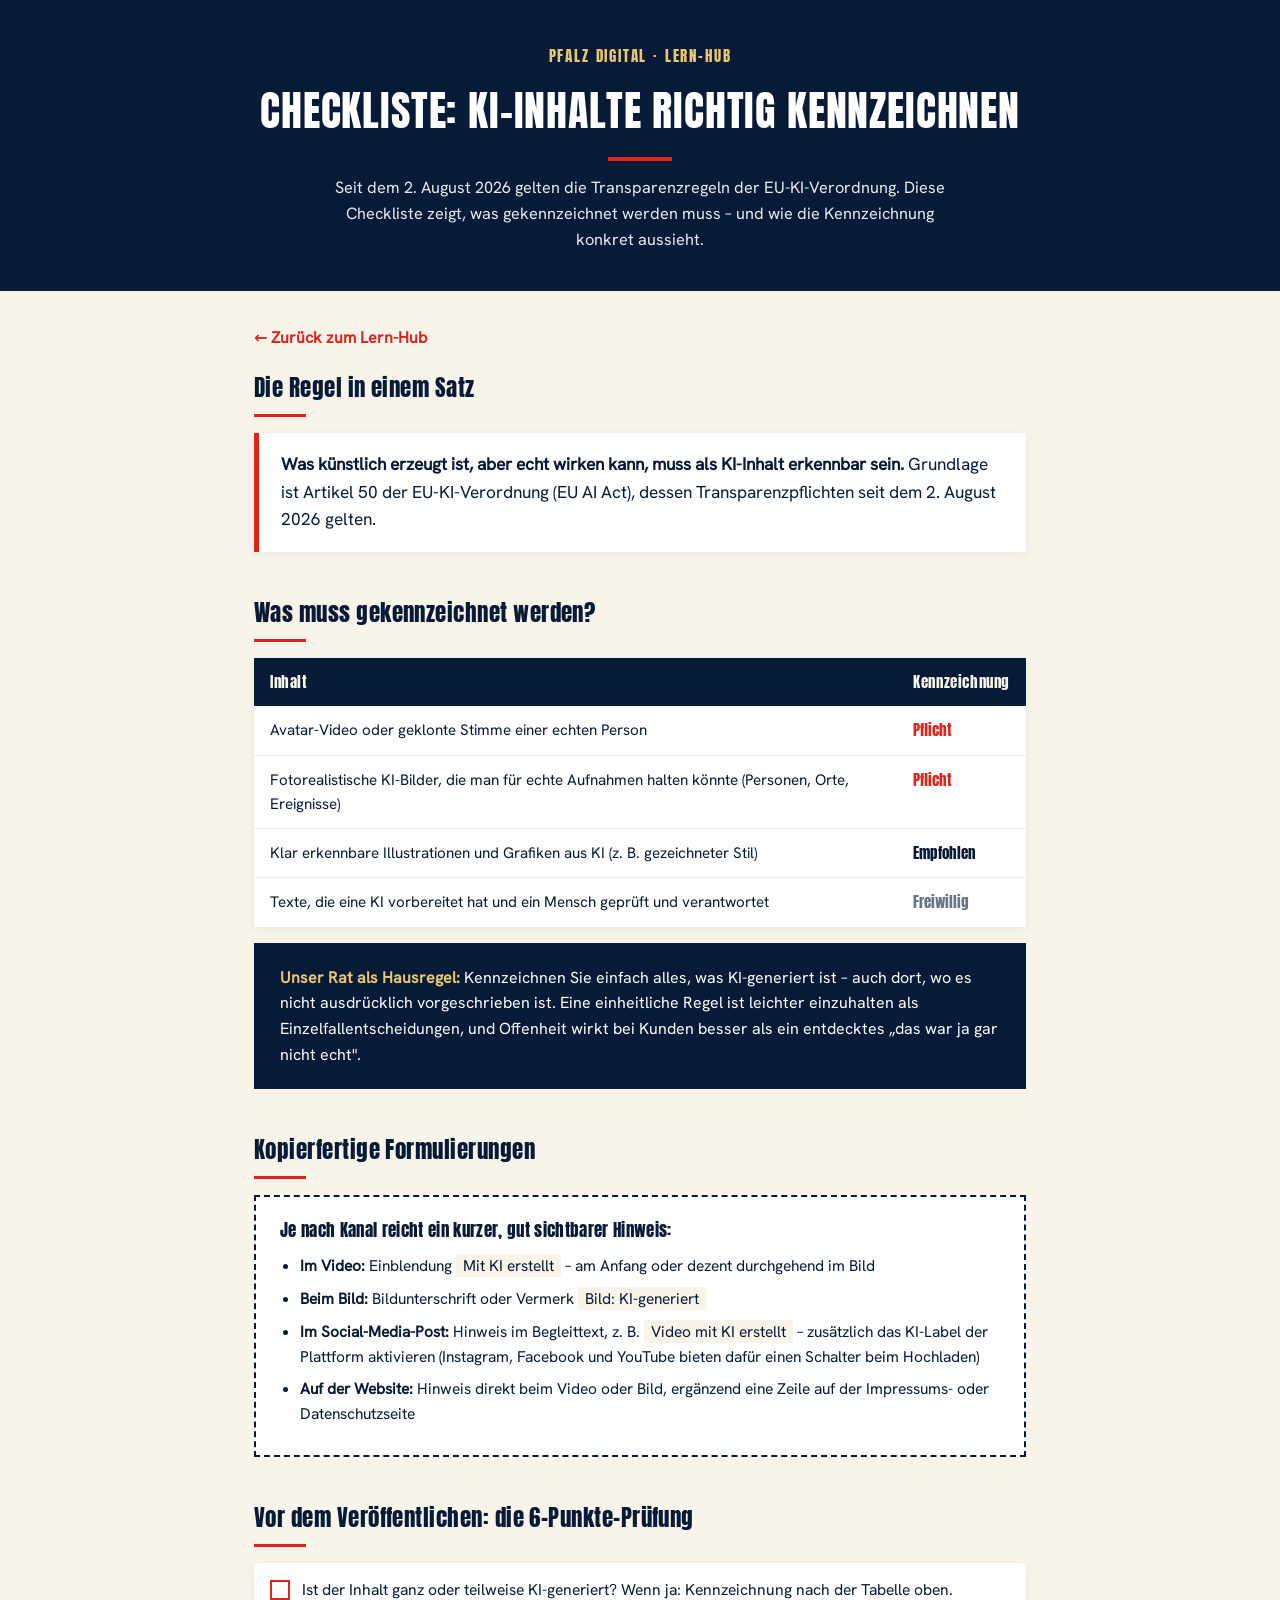
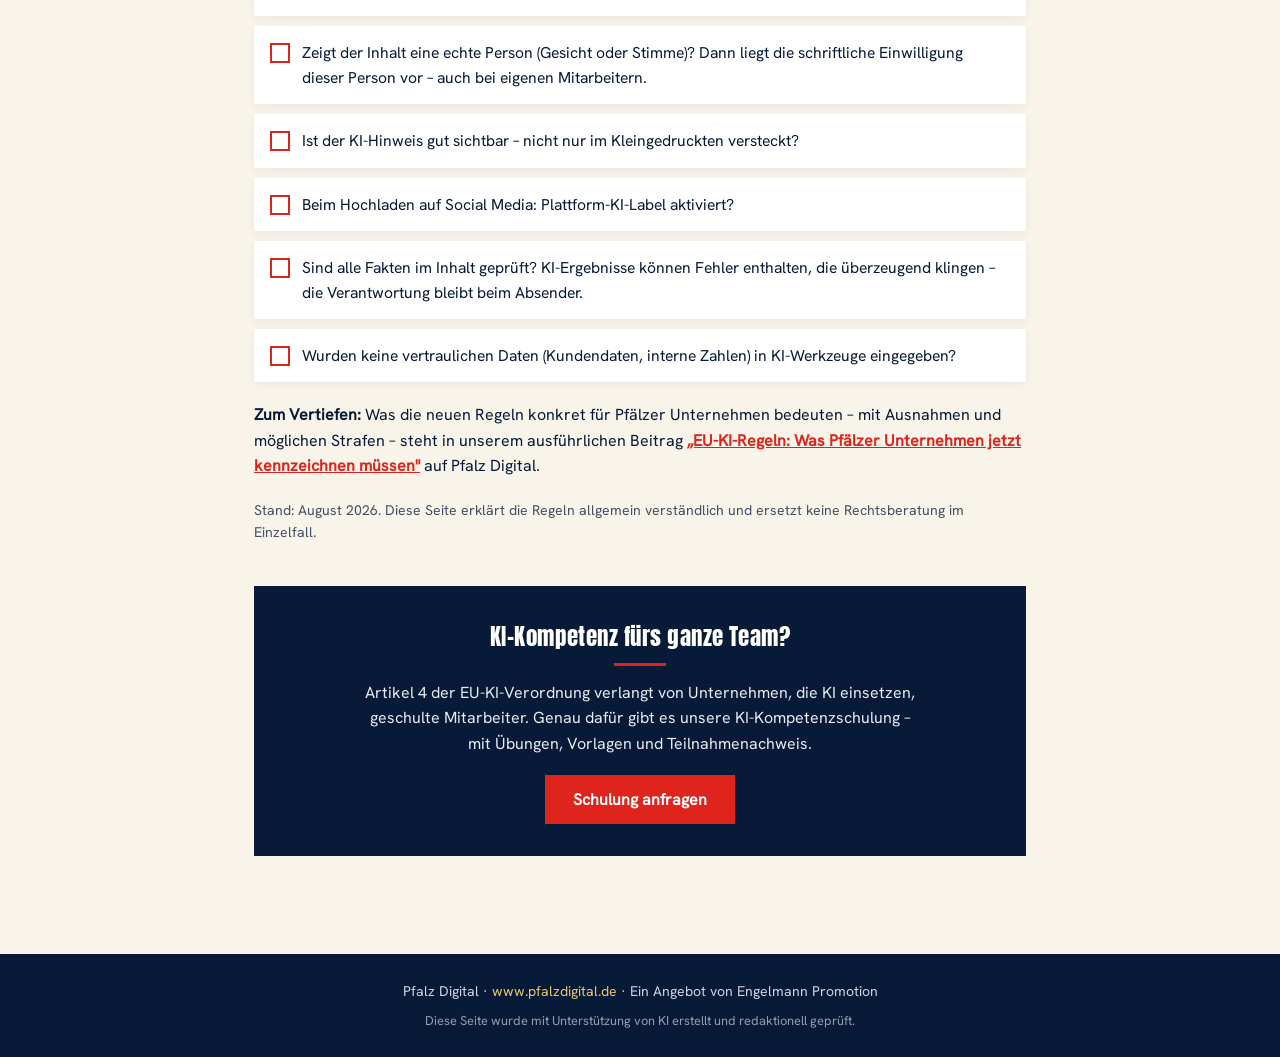
<file: lernseiten/checkliste-ki-kennzeichnung.html>
<!DOCTYPE html>
<html lang="de">
<head>
<meta charset="UTF-8">
<meta name="viewport" content="width=device-width, initial-scale=1.0">
<title>Checkliste: KI-Inhalte richtig kennzeichnen | Pfalz Digital Lern-Hub</title>
<meta name="description" content="Wann müssen KI-Bilder, KI-Videos und KI-Texte gekennzeichnet werden? Die Checkliste nach Art. 50 EU AI Act – mit kopierfertigen Formulierungen. Stand August 2026.">
<link rel="stylesheet" href="../assets/fonts.css">
<style>
  :root {
    --pd-navy: #071A37;
    --pd-rot: #DF241D;
    --pd-gold: #E8C66F;
    --pd-paper: #F8F4EA;
  }
  * { margin: 0; padding: 0; box-sizing: border-box; }
  body {
    font-family: 'Hanken Grotesk', 'Segoe UI', system-ui, sans-serif;
    background: var(--pd-paper);
    color: var(--pd-navy);
    line-height: 1.6;
  }
  h1, h2, h3 {
    font-family: 'Anton', 'Arial Narrow', sans-serif;
    font-weight: 400;
    letter-spacing: 0.02em;
  }

  header {
    background: var(--pd-navy);
    color: #fff;
    padding: 44px 24px 38px;
    text-align: center;
  }
  .marke {
    color: var(--pd-gold);
    font-family: 'Anton', 'Arial Narrow', sans-serif;
    font-size: 0.95rem;
    letter-spacing: 0.12em;
    text-transform: uppercase;
  }
  header h1 { font-size: clamp(1.7rem, 4.5vw, 2.6rem); margin: 10px 0 12px; text-transform: uppercase; }
  header .divider { width: 64px; height: 4px; background: var(--pd-rot); margin: 0 auto; }
  header p { max-width: 620px; margin: 14px auto 0; color: #e8ebf1; font-size: 1.02rem; }

  main { max-width: 820px; margin: 0 auto; padding: 34px 24px 56px; }
  section { margin-bottom: 42px; }
  h2 { font-size: 1.45rem; margin-bottom: 6px; }
  h2::after { content: ""; display: block; width: 52px; height: 3px; background: var(--pd-rot); margin-top: 8px; }
  section > p { margin-top: 14px; }

  .kernsatz {
    background: #fff;
    border-left: 5px solid var(--pd-rot);
    padding: 18px 22px;
    margin-top: 16px;
    font-size: 1.08rem;
    box-shadow: 0 2px 8px rgba(7,26,55,0.06);
  }

  table { width: 100%; border-collapse: collapse; background: #fff; margin-top: 16px; box-shadow: 0 2px 8px rgba(7,26,55,0.06); }
  th, td { padding: 12px 16px; text-align: left; font-size: 0.95rem; vertical-align: top; }
  th { background: var(--pd-navy); color: var(--pd-paper); font-family: 'Anton', sans-serif; font-weight: 400; letter-spacing: 0.04em; }
  tr:not(:last-child) td { border-bottom: 1px solid rgba(7,26,55,0.08); }
  td.pflicht, td.empfohlen, td.freiwillig { font-family: 'Anton', sans-serif; white-space: nowrap; }
  td.pflicht { color: var(--pd-rot); }
  td.empfohlen { color: var(--pd-navy); }
  td.freiwillig { color: var(--pd-navy); opacity: 0.6; }

  .formulierungen {
    background: #fff;
    border: 2px dashed var(--pd-navy);
    padding: 20px 24px;
    margin-top: 16px;
  }
  .formulierungen h3 { font-size: 1.05rem; margin-bottom: 10px; }
  .formulierungen ul { margin-left: 20px; }
  .formulierungen li { margin-bottom: 8px; font-size: 0.97rem; }
  .formulierungen li em { font-style: normal; background: var(--pd-paper); padding: 1px 7px; }

  .hausregel {
    background: var(--pd-navy);
    color: #fff;
    padding: 22px 26px;
    margin-top: 16px;
  }
  .hausregel strong { color: var(--pd-gold); }

  ul.check { list-style: none; margin-top: 16px; }
  ul.check li {
    background: #fff;
    padding: 14px 18px 14px 48px;
    margin-bottom: 10px;
    position: relative;
    font-size: 0.98rem;
    box-shadow: 0 2px 8px rgba(7,26,55,0.06);
  }
  ul.check li::before {
    content: "";
    position: absolute;
    left: 16px; top: 17px;
    width: 16px; height: 16px;
    border: 2px solid var(--pd-rot);
  }

  .hinweis { font-size: 0.88rem; opacity: 0.75; margin-top: 20px; }

  .cta {
    background: var(--pd-navy);
    color: #fff;
    text-align: center;
    padding: 32px 28px;
  }
  .cta h2 { color: #fff; }
  .cta h2::after { margin-left: auto; margin-right: auto; }
  .cta p { max-width: 560px; margin: 14px auto 0; color: #e8ebf1; }
  .cta a.btn {
    display: inline-block;
    margin-top: 18px;
    background: var(--pd-rot);
    color: #fff;
    font-weight: 700;
    text-decoration: none;
    padding: 12px 28px;
  }

  .zurueck { display: inline-block; margin-bottom: 18px; color: var(--pd-rot); font-weight: 700; text-decoration: none; }
  .zurueck::before { content: "← "; }

  footer {
    background: var(--pd-navy);
    color: #cfd6e2;
    font-size: 0.88rem;
    text-align: center;
    padding: 26px 24px;
  }
  footer a { color: var(--pd-gold); text-decoration: none; }
  .ki-hinweis { margin-top: 8px; opacity: 0.7; font-size: 0.8rem; }

  @media print {
    header, footer, .cta, .zurueck { display: none; }
    body { background: #fff; }
    ul.check li, table, .kernsatz { box-shadow: none; border: 1px solid #ccc; }
  }
</style>
</head>
<body>

<header>
  <div class="marke">Pfalz Digital · Lern-Hub</div>
  <h1>Checkliste: KI-Inhalte richtig kennzeichnen</h1>
  <div class="divider"></div>
  <p>Seit dem 2. August 2026 gelten die Transparenzregeln der EU-KI-Verordnung. Diese Checkliste zeigt, was gekennzeichnet werden muss – und wie die Kennzeichnung konkret aussieht.</p>
</header>

<main>
  <a class="zurueck" href="../index.html">Zurück zum Lern-Hub</a>

  <section>
    <h2>Die Regel in einem Satz</h2>
    <div class="kernsatz">
      <strong>Was künstlich erzeugt ist, aber echt wirken kann, muss als KI-Inhalt erkennbar sein.</strong>
      Grundlage ist Artikel 50 der EU-KI-Verordnung (EU AI Act), dessen Transparenzpflichten seit dem 2.&nbsp;August 2026 gelten.
    </div>
  </section>

  <section>
    <h2>Was muss gekennzeichnet werden?</h2>
    <table>
      <thead>
        <tr><th>Inhalt</th><th>Kennzeichnung</th></tr>
      </thead>
      <tbody>
        <tr>
          <td>Avatar-Video oder geklonte Stimme einer echten Person</td>
          <td class="pflicht">Pflicht</td>
        </tr>
        <tr>
          <td>Fotorealistische KI-Bilder, die man für echte Aufnahmen halten könnte (Personen, Orte, Ereignisse)</td>
          <td class="pflicht">Pflicht</td>
        </tr>
        <tr>
          <td>Klar erkennbare Illustrationen und Grafiken aus KI (z.&nbsp;B. gezeichneter Stil)</td>
          <td class="empfohlen">Empfohlen</td>
        </tr>
        <tr>
          <td>Texte, die eine KI vorbereitet hat und ein Mensch geprüft und verantwortet</td>
          <td class="freiwillig">Freiwillig</td>
        </tr>
      </tbody>
    </table>
    <div class="hausregel">
      <strong>Unser Rat als Hausregel:</strong> Kennzeichnen Sie einfach alles, was KI-generiert ist – auch dort, wo es nicht ausdrücklich vorgeschrieben ist. Eine einheitliche Regel ist leichter einzuhalten als Einzelfallentscheidungen, und Offenheit wirkt bei Kunden besser als ein entdecktes „das war ja gar nicht echt".
    </div>
  </section>

  <section>
    <h2>Kopierfertige Formulierungen</h2>
    <div class="formulierungen">
      <h3>Je nach Kanal reicht ein kurzer, gut sichtbarer Hinweis:</h3>
      <ul>
        <li><strong>Im Video:</strong> Einblendung <em>Mit KI erstellt</em> – am Anfang oder dezent durchgehend im Bild</li>
        <li><strong>Beim Bild:</strong> Bildunterschrift oder Vermerk <em>Bild: KI-generiert</em></li>
        <li><strong>Im Social-Media-Post:</strong> Hinweis im Begleittext, z.&nbsp;B. <em>Video mit KI erstellt</em> – zusätzlich das KI-Label der Plattform aktivieren (Instagram, Facebook und YouTube bieten dafür einen Schalter beim Hochladen)</li>
        <li><strong>Auf der Website:</strong> Hinweis direkt beim Video oder Bild, ergänzend eine Zeile auf der Impressums- oder Datenschutzseite</li>
      </ul>
    </div>
  </section>

  <section>
    <h2>Vor dem Veröffentlichen: die 6-Punkte-Prüfung</h2>
    <ul class="check">
      <li>Ist der Inhalt ganz oder teilweise KI-generiert? Wenn ja: Kennzeichnung nach der Tabelle oben.</li>
      <li>Zeigt der Inhalt eine echte Person (Gesicht oder Stimme)? Dann liegt die schriftliche Einwilligung dieser Person vor – auch bei eigenen Mitarbeitern.</li>
      <li>Ist der KI-Hinweis gut sichtbar – nicht nur im Kleingedruckten versteckt?</li>
      <li>Beim Hochladen auf Social Media: Plattform-KI-Label aktiviert?</li>
      <li>Sind alle Fakten im Inhalt geprüft? KI-Ergebnisse können Fehler enthalten, die überzeugend klingen – die Verantwortung bleibt beim Absender.</li>
      <li>Wurden keine vertraulichen Daten (Kundendaten, interne Zahlen) in KI-Werkzeuge eingegeben?</li>
    </ul>
    <p style="margin-top: 20px;"><strong>Zum Vertiefen:</strong> Was die neuen Regeln konkret für Pfälzer Unternehmen bedeuten – mit Ausnahmen und möglichen Strafen – steht in unserem ausführlichen Beitrag <a href="https://www.pfalzdigital.de/angebote-und-tipps/eu-ki-regeln-kennzeichnungspflicht-seit-2-august-2026/" style="color: var(--pd-rot); font-weight: 700;">„EU-KI-Regeln: Was Pfälzer Unternehmen jetzt kennzeichnen müssen"</a> auf Pfalz Digital.</p>
    <p class="hinweis">Stand: August 2026. Diese Seite erklärt die Regeln allgemein verständlich und ersetzt keine Rechtsberatung im Einzelfall.</p>
  </section>

  <section class="cta">
    <h2>KI-Kompetenz fürs ganze Team?</h2>
    <p>Artikel 4 der EU-KI-Verordnung verlangt von Unternehmen, die KI einsetzen, geschulte Mitarbeiter. Genau dafür gibt es unsere KI-Kompetenzschulung – mit Übungen, Vorlagen und Teilnahmenachweis.</p>
    <a class="btn" href="mailto:info@engelmann-promotion.de?subject=Anfrage%20KI-Kompetenzschulung">Schulung anfragen</a>
  </section>
</main>

<footer>
  <div>Pfalz Digital · <a href="https://www.pfalzdigital.de">www.pfalzdigital.de</a> · Ein Angebot von Engelmann Promotion</div>
  <div class="ki-hinweis">Diese Seite wurde mit Unterstützung von KI erstellt und redaktionell geprüft.</div>
</footer>

</body>
</html>
</file>
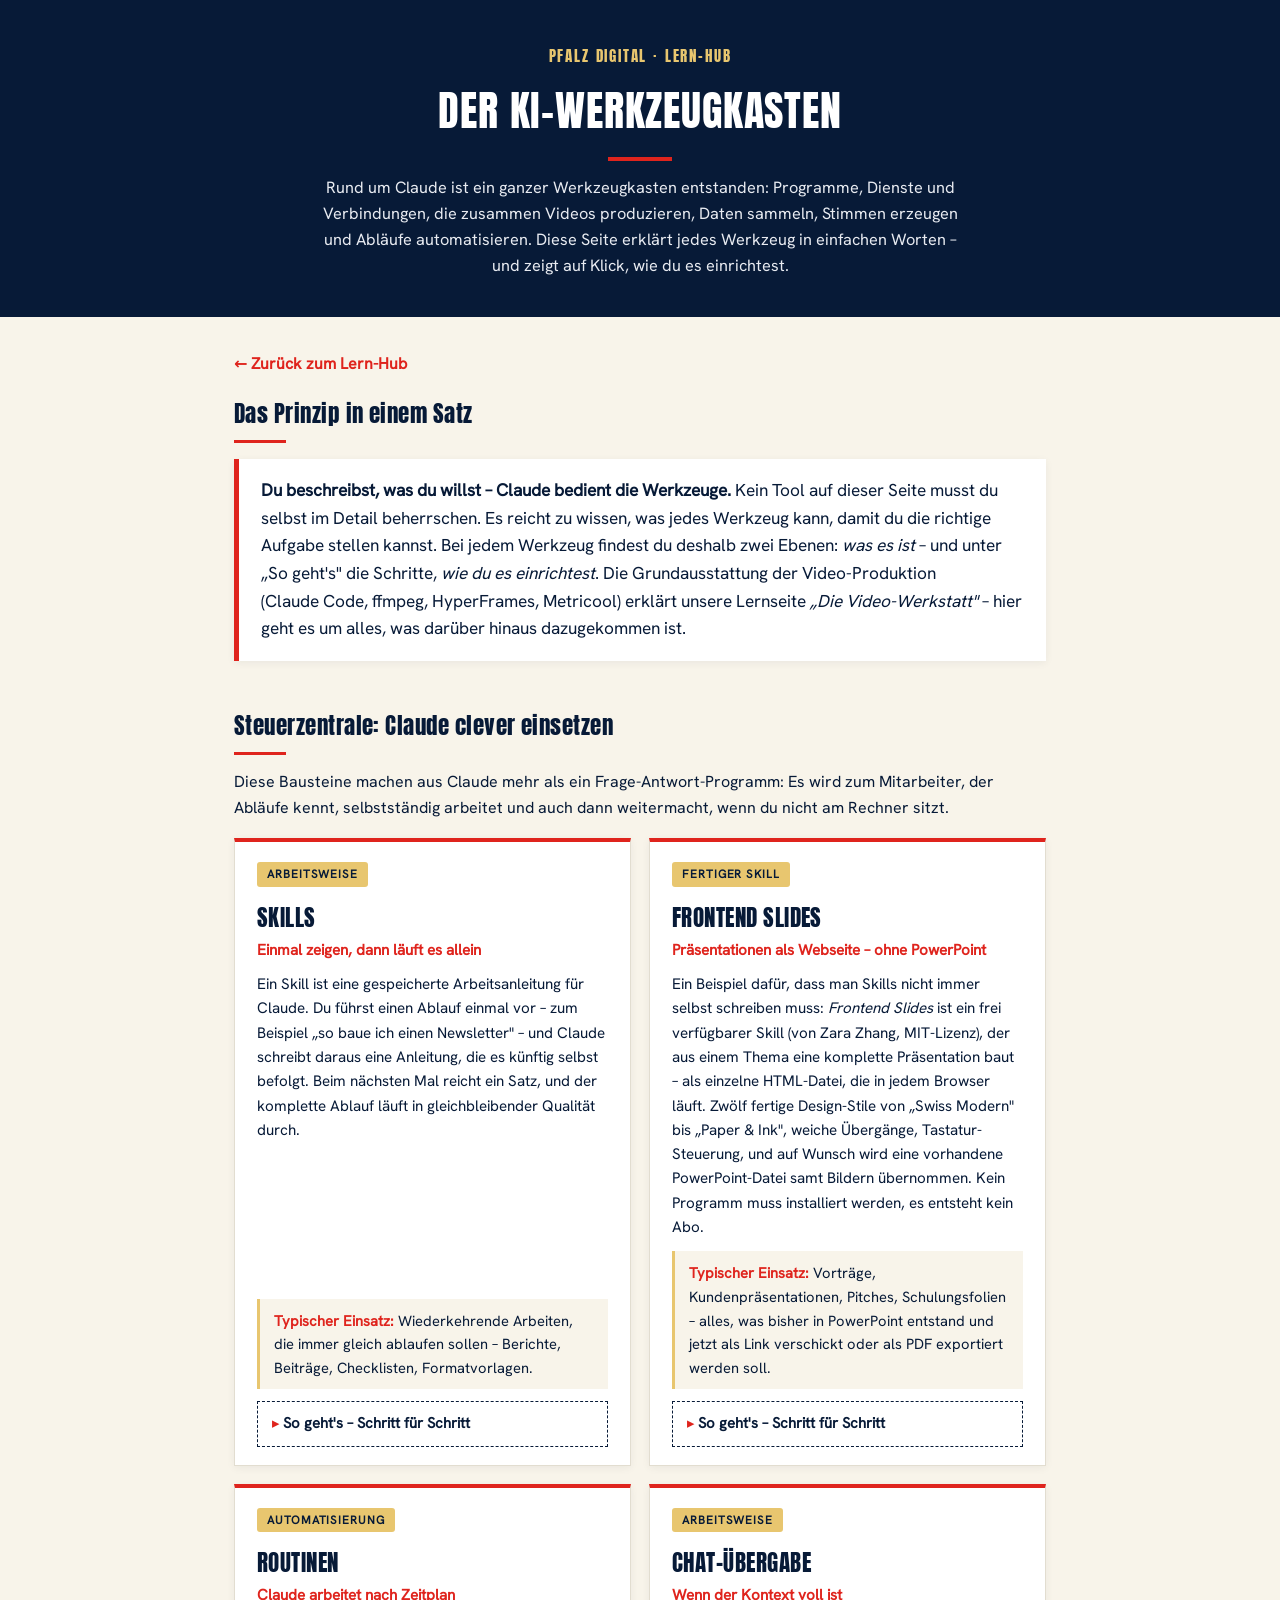
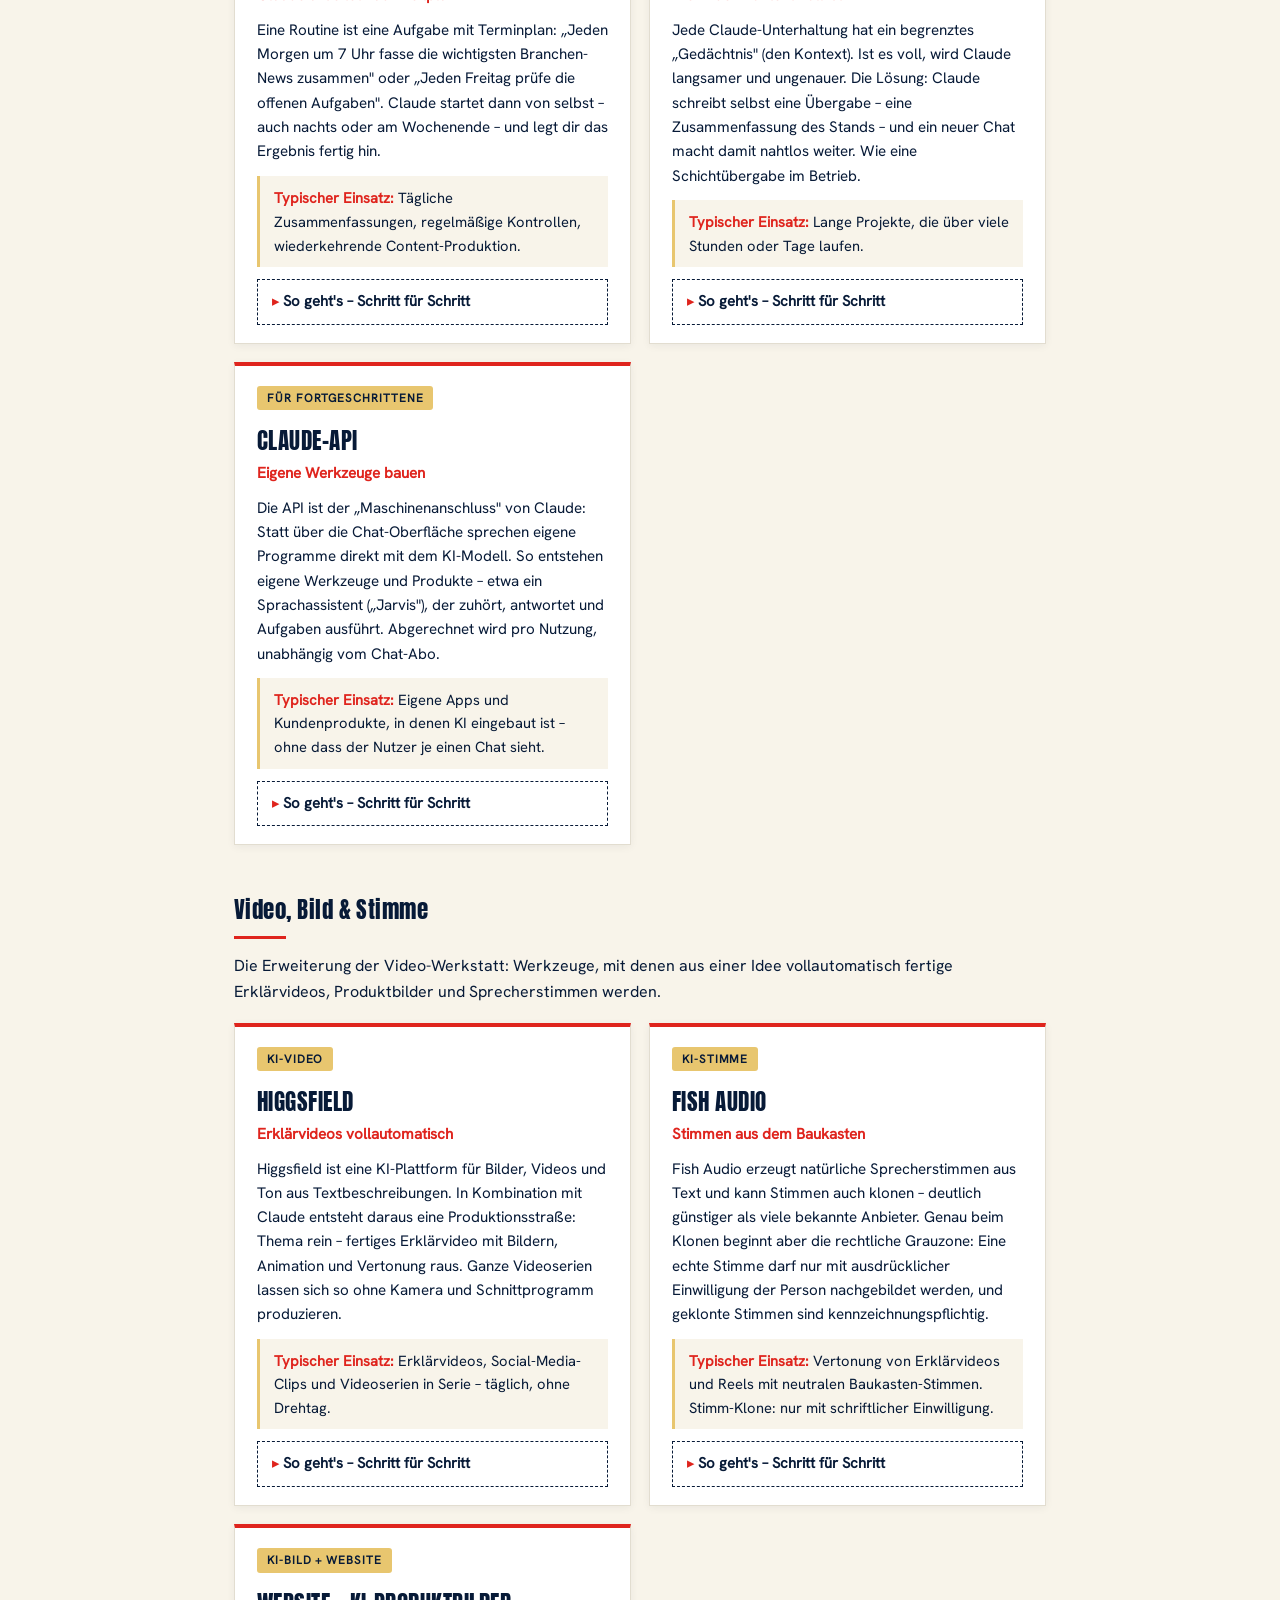
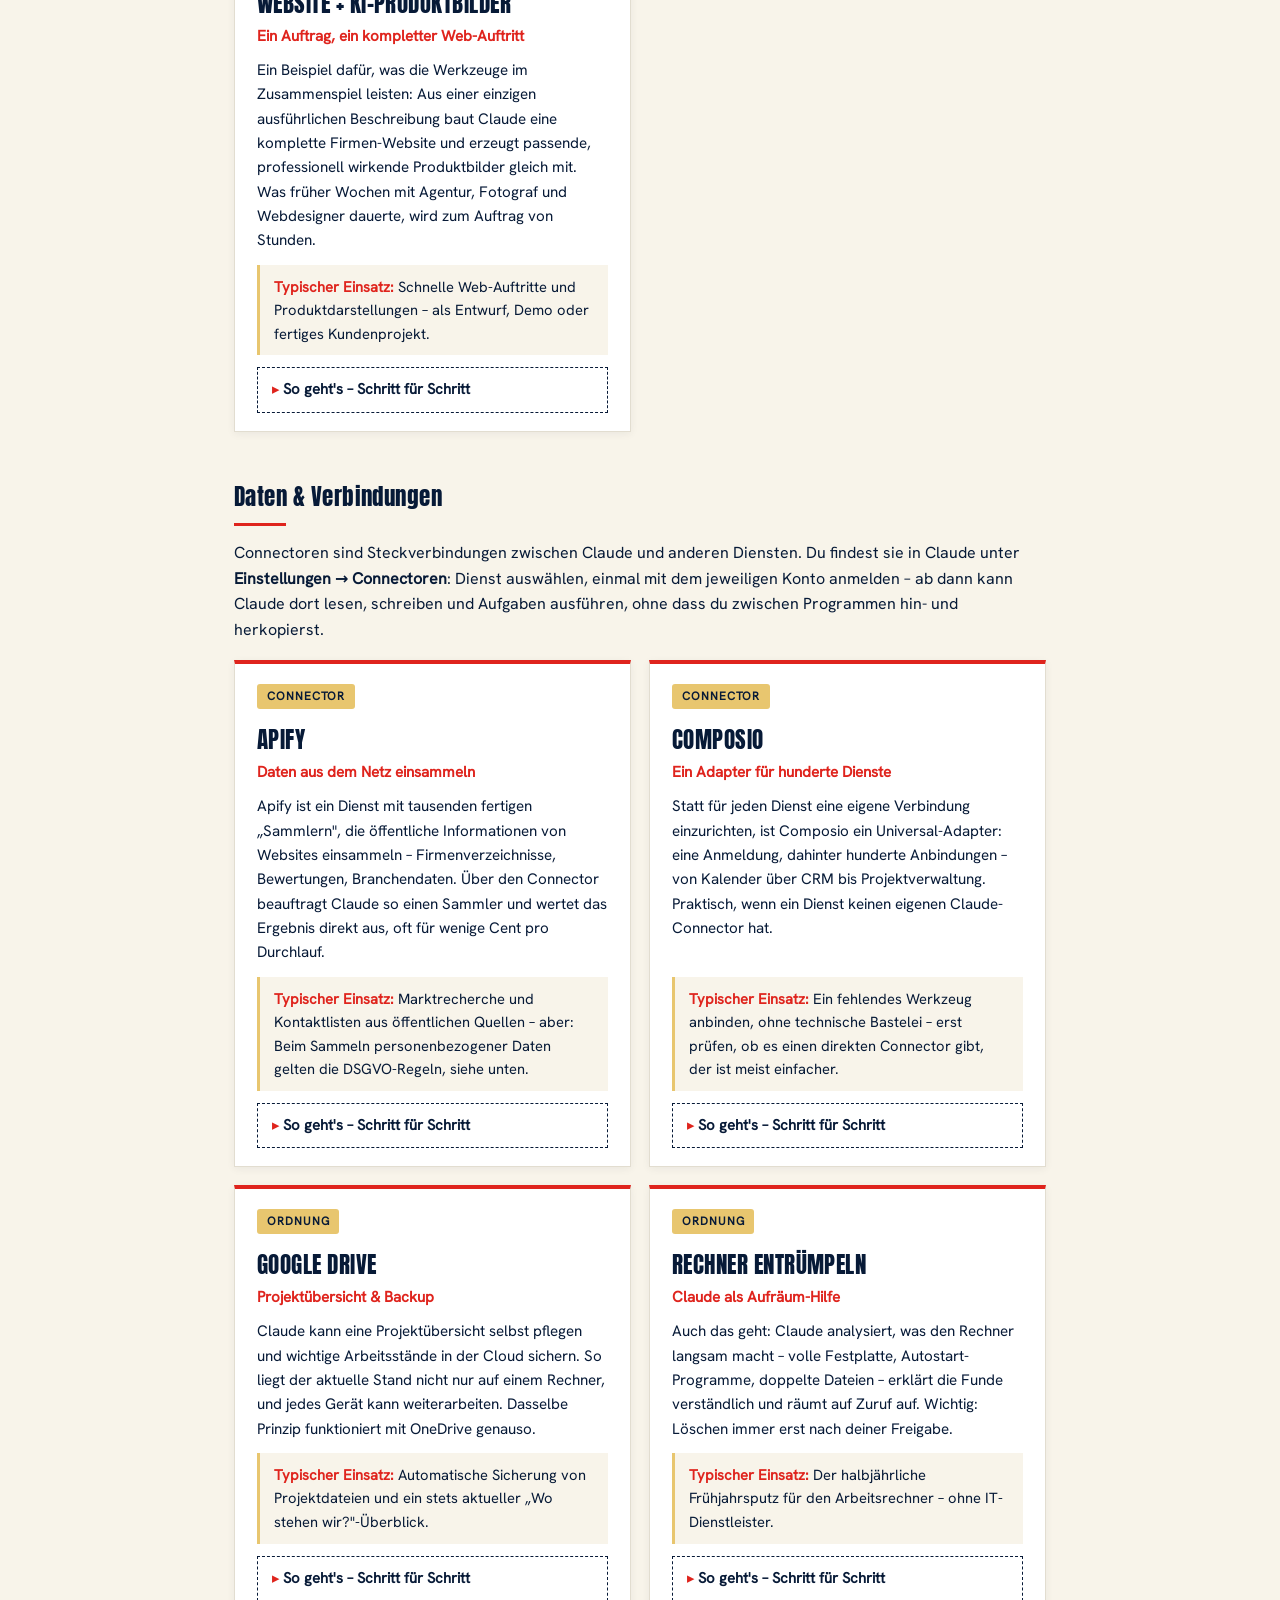
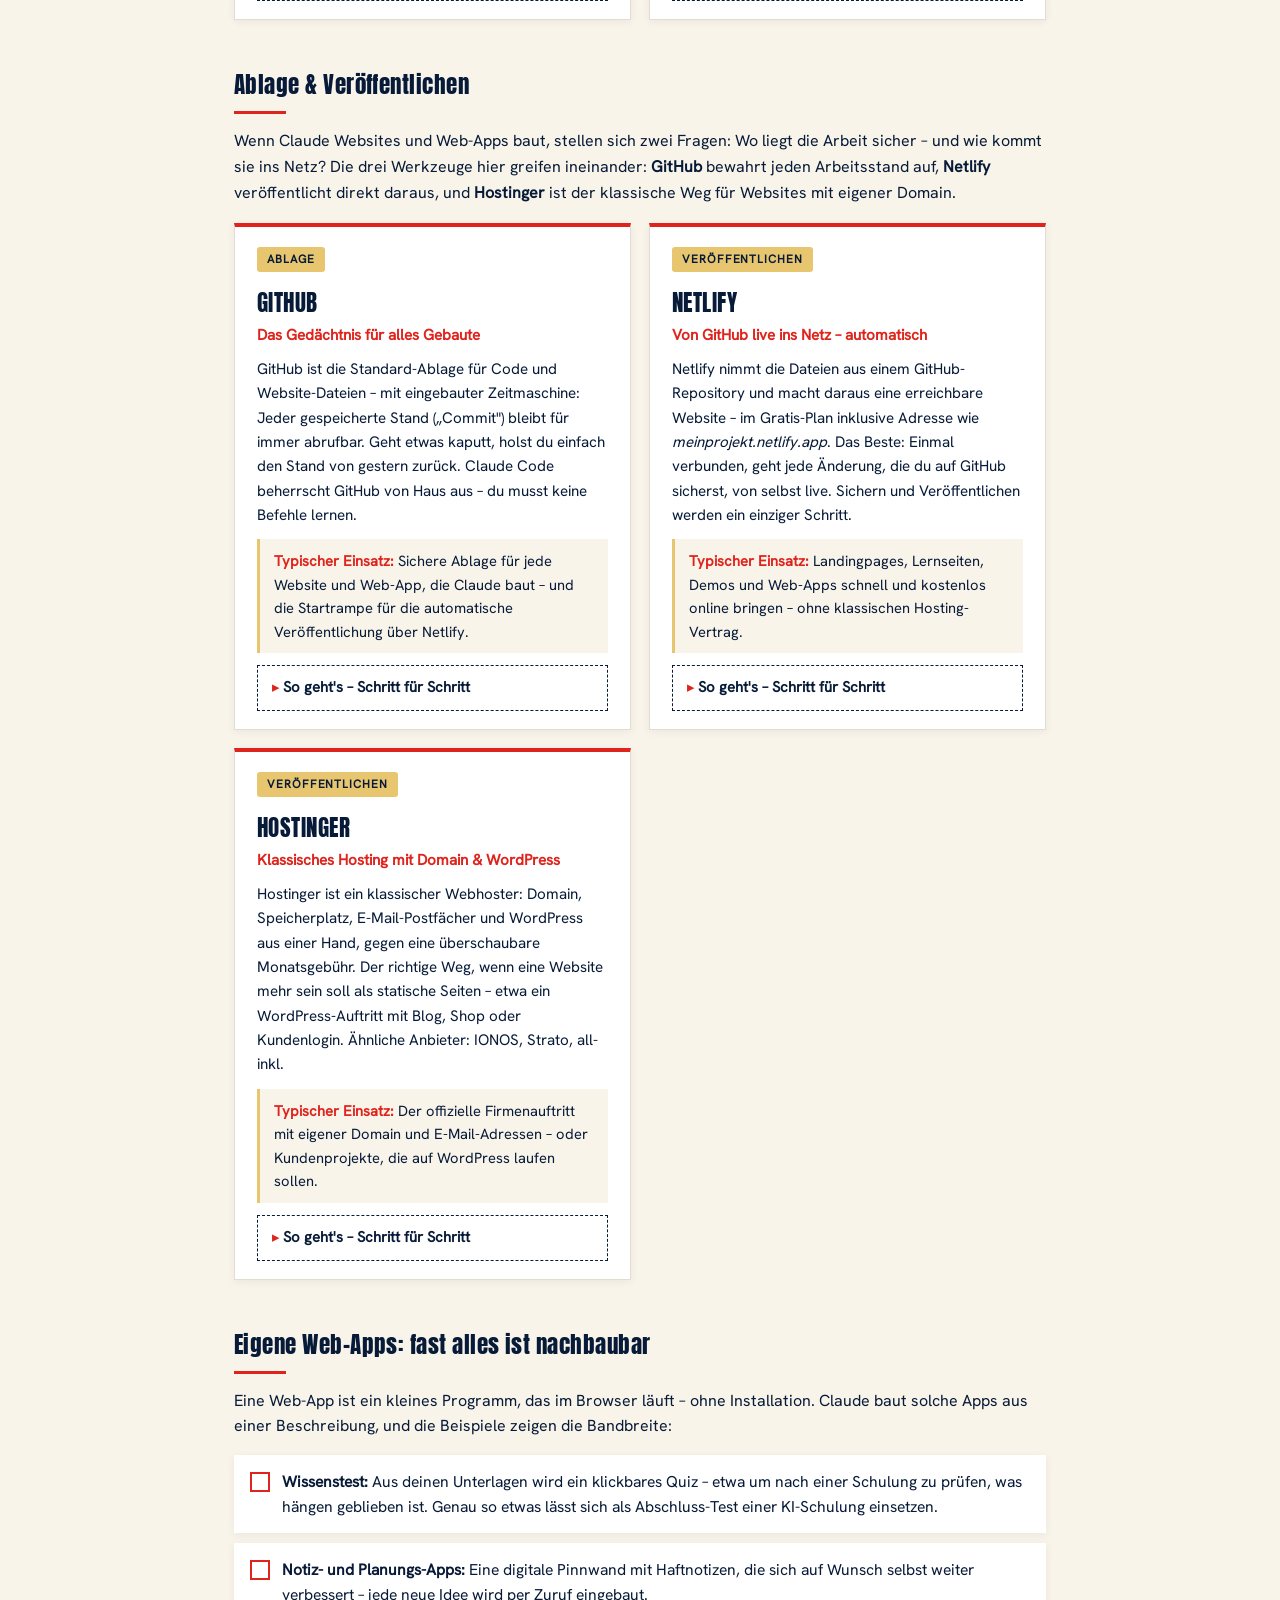
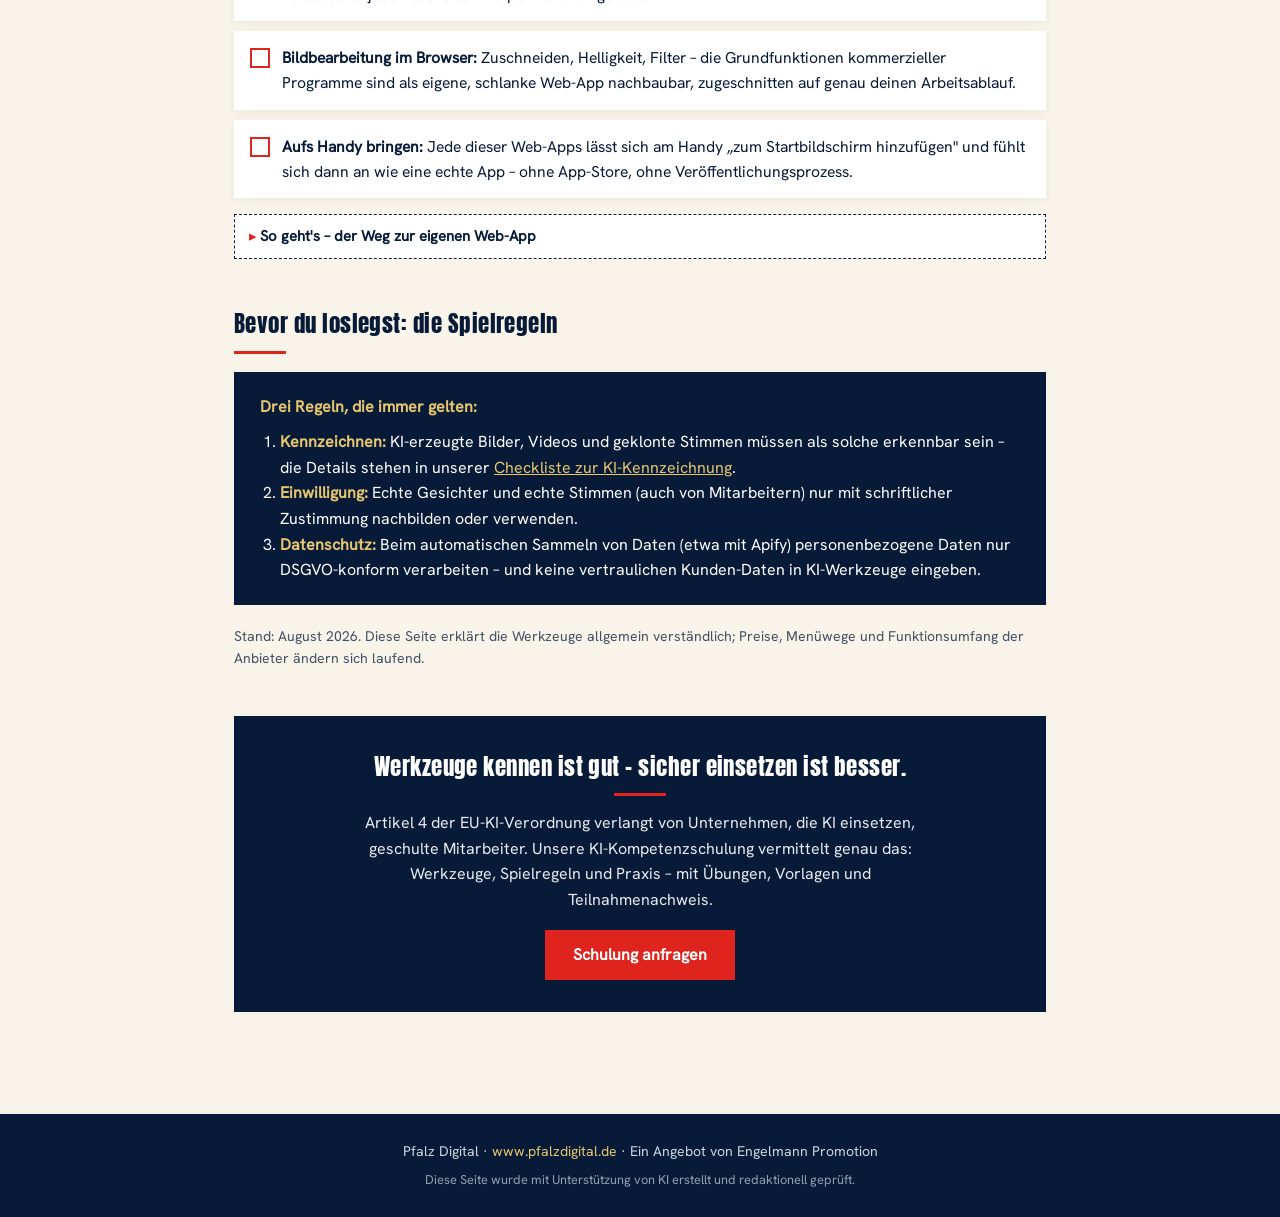
<file: lernseiten/ki-werkzeugkasten.html>
<!DOCTYPE html>
<html lang="de">
<head>
<meta charset="UTF-8">
<meta name="viewport" content="width=device-width, initial-scale=1.0">
<title>Der KI-Werkzeugkasten: Alle Tools erklärt | Pfalz Digital Lern-Hub</title>
<meta name="description" content="Apify, Composio, Higgsfield, Fish Audio, Routinen, Skills wie Frontend Slides und eigene Web-Apps: Der KI-Werkzeugkasten rund um Claude – jedes Werkzeug erklärt, mit Schritt-für-Schritt-Anleitung. Stand September 2026.">
<link rel="stylesheet" href="../assets/fonts.css">
<style>
  :root {
    --pd-navy: #071A37;
    --pd-rot: #DF241D;
    --pd-gold: #E8C66F;
    --pd-paper: #F8F4EA;
  }
  * { margin: 0; padding: 0; box-sizing: border-box; }
  body {
    font-family: 'Hanken Grotesk', 'Segoe UI', system-ui, sans-serif;
    background: var(--pd-paper);
    color: var(--pd-navy);
    line-height: 1.6;
  }
  h1, h2, h3 {
    font-family: 'Anton', 'Arial Narrow', sans-serif;
    font-weight: 400;
    letter-spacing: 0.02em;
  }

  header {
    background: var(--pd-navy);
    color: #fff;
    padding: 44px 24px 38px;
    text-align: center;
  }
  .marke {
    color: var(--pd-gold);
    font-family: 'Anton', 'Arial Narrow', sans-serif;
    font-size: 0.95rem;
    letter-spacing: 0.12em;
    text-transform: uppercase;
  }
  header h1 { font-size: clamp(1.7rem, 4.5vw, 2.6rem); margin: 10px 0 12px; text-transform: uppercase; }
  header .divider { width: 64px; height: 4px; background: var(--pd-rot); margin: 0 auto; }
  header p { max-width: 640px; margin: 14px auto 0; color: #e8ebf1; font-size: 1.02rem; }

  main { max-width: 860px; margin: 0 auto; padding: 34px 24px 56px; }
  section { margin-bottom: 46px; }
  h2 { font-size: 1.45rem; margin-bottom: 6px; }
  h2::after { content: ""; display: block; width: 52px; height: 3px; background: var(--pd-rot); margin-top: 8px; }
  section > p { margin-top: 14px; }

  .kernsatz {
    background: #fff;
    border-left: 5px solid var(--pd-rot);
    padding: 18px 22px;
    margin-top: 16px;
    font-size: 1.08rem;
    box-shadow: 0 2px 8px rgba(7,26,55,0.06);
  }

  .werkzeuge {
    display: grid;
    grid-template-columns: repeat(auto-fill, minmax(340px, 1fr));
    gap: 18px;
    margin-top: 18px;
  }
  @media (max-width: 480px) { .werkzeuge { grid-template-columns: 1fr; } }
  .werkzeug {
    background: #fff;
    border: 1px solid #e2ddd0;
    border-top: 4px solid var(--pd-rot);
    padding: 20px 22px 18px;
    box-shadow: 0 2px 8px rgba(7,26,55,0.06);
    display: flex;
    flex-direction: column;
  }
  .werkzeug .etikett {
    align-self: flex-start;
    font-size: 0.72rem;
    font-weight: 700;
    letter-spacing: 0.08em;
    text-transform: uppercase;
    color: var(--pd-navy);
    background: var(--pd-gold);
    padding: 3px 10px;
    border-radius: 3px;
    margin-bottom: 12px;
  }
  .werkzeug h3 { font-size: 1.45rem; margin-bottom: 2px; text-transform: uppercase; }
  .werkzeug .funktion {
    font-size: 0.95rem;
    font-weight: 700;
    color: var(--pd-rot);
    margin-bottom: 10px;
  }
  .werkzeug p { font-size: 0.95rem; flex-grow: 1; }
  .werkzeug .einsatz {
    margin-top: 12px;
    font-size: 0.92rem;
    background: var(--pd-paper);
    padding: 10px 14px;
    border-left: 3px solid var(--pd-gold);
  }
  .werkzeug .einsatz strong { color: var(--pd-rot); }

  details.sogehts {
    margin-top: 12px;
    background: #fff;
    border: 1.5px dashed var(--pd-navy);
  }
  details.sogehts summary {
    cursor: pointer;
    font-weight: 700;
    font-size: 0.93rem;
    color: var(--pd-navy);
    padding: 10px 14px;
    list-style: none;
  }
  details.sogehts summary::-webkit-details-marker { display: none; }
  details.sogehts summary::before { content: "▸ "; color: var(--pd-rot); }
  details.sogehts[open] summary::before { content: "▾ "; }
  details.sogehts ol {
    margin: 0 14px 12px 32px;
    font-size: 0.92rem;
  }
  details.sogehts li { margin-bottom: 7px; }
  details.sogehts .merke {
    margin: 0 14px 12px;
    padding: 8px 12px;
    font-size: 0.88rem;
    background: var(--pd-paper);
    border-left: 3px solid var(--pd-rot);
  }
  details.sogehts .merke strong { color: var(--pd-rot); }

  .achtung {
    background: var(--pd-navy);
    color: #fff;
    padding: 22px 26px;
    margin-top: 18px;
  }
  .achtung strong { color: var(--pd-gold); }
  .achtung a { color: var(--pd-gold); }

  ul.check { list-style: none; margin-top: 16px; }
  ul.check li {
    background: #fff;
    padding: 14px 18px 14px 48px;
    margin-bottom: 10px;
    position: relative;
    font-size: 0.98rem;
    box-shadow: 0 2px 8px rgba(7,26,55,0.06);
  }
  ul.check li::before {
    content: "";
    position: absolute;
    left: 16px; top: 17px;
    width: 16px; height: 16px;
    border: 2px solid var(--pd-rot);
  }

  .hinweis { font-size: 0.88rem; opacity: 0.75; margin-top: 20px; }

  .cta {
    background: var(--pd-navy);
    color: #fff;
    text-align: center;
    padding: 32px 28px;
  }
  .cta h2 { color: #fff; }
  .cta h2::after { margin-left: auto; margin-right: auto; }
  .cta p { max-width: 560px; margin: 14px auto 0; color: #e8ebf1; }
  .cta a.btn {
    display: inline-block;
    margin-top: 18px;
    background: var(--pd-rot);
    color: #fff;
    font-weight: 700;
    text-decoration: none;
    padding: 12px 28px;
  }

  .zurueck { display: inline-block; margin-bottom: 18px; color: var(--pd-rot); font-weight: 700; text-decoration: none; }
  .zurueck::before { content: "← "; }
  a.quer { color: var(--pd-rot); font-weight: 700; }

  footer {
    background: var(--pd-navy);
    color: #cfd6e2;
    font-size: 0.88rem;
    text-align: center;
    padding: 26px 24px;
  }
  footer a { color: var(--pd-gold); text-decoration: none; }
  .ki-hinweis { margin-top: 8px; opacity: 0.7; font-size: 0.8rem; }

  @media print {
    header, footer, .cta, .zurueck { display: none; }
    body { background: #fff; }
    .werkzeug, ul.check li, .kernsatz { box-shadow: none; border: 1px solid #ccc; }
    details.sogehts { border-style: solid; }
  }
</style>
</head>
<body>

<header>
  <div class="marke">Pfalz Digital · Lern-Hub</div>
  <h1>Der KI-Werkzeugkasten</h1>
  <div class="divider"></div>
  <p>Rund um Claude ist ein ganzer Werkzeugkasten entstanden: Programme, Dienste und Verbindungen, die zusammen Videos produzieren, Daten sammeln, Stimmen erzeugen und Abläufe automatisieren. Diese Seite erklärt jedes Werkzeug in einfachen Worten – und zeigt auf Klick, wie du es einrichtest.</p>
</header>

<main>
  <a class="zurueck" href="../index.html">Zurück zum Lern-Hub</a>

  <section>
    <h2>Das Prinzip in einem Satz</h2>
    <div class="kernsatz">
      <strong>Du beschreibst, was du willst – Claude bedient die Werkzeuge.</strong>
      Kein Tool auf dieser Seite musst du selbst im Detail beherrschen. Es reicht zu wissen, was jedes Werkzeug kann, damit du die richtige Aufgabe stellen kannst. Bei jedem Werkzeug findest du deshalb zwei Ebenen: <em>was es ist</em> – und unter „So geht's" die Schritte, <em>wie du es einrichtest</em>. Die Grundausstattung der Video-Produktion (Claude&nbsp;Code, ffmpeg, HyperFrames, Metricool) erklärt unsere Lernseite <em>„Die Video-Werkstatt"</em> – hier geht es um alles, was darüber hinaus dazugekommen ist.
    </div>
  </section>

  <section>
    <h2>Steuerzentrale: Claude clever einsetzen</h2>
    <p>Diese Bausteine machen aus Claude mehr als ein Frage-Antwort-Programm: Es wird zum Mitarbeiter, der Abläufe kennt, selbstständig arbeitet und auch dann weitermacht, wenn du nicht am Rechner sitzt.</p>
    <div class="werkzeuge">

      <div class="werkzeug">
        <span class="etikett">Arbeitsweise</span>
        <h3>Skills</h3>
        <div class="funktion">Einmal zeigen, dann läuft es allein</div>
        <p>Ein Skill ist eine gespeicherte Arbeitsanleitung für Claude. Du führst einen Ablauf einmal vor – zum Beispiel „so baue ich einen Newsletter" – und Claude schreibt daraus eine Anleitung, die es künftig selbst befolgt. Beim nächsten Mal reicht ein Satz, und der komplette Ablauf läuft in gleichbleibender Qualität durch.</p>
        <div class="einsatz"><strong>Typischer Einsatz:</strong> Wiederkehrende Arbeiten, die immer gleich ablaufen sollen – Berichte, Beiträge, Checklisten, Formatvorlagen.</div>
        <details class="sogehts">
          <summary>So geht's – Schritt für Schritt</summary>
          <ol>
            <li>Öffne Claude (Desktop-App oder Claude&nbsp;Code) und sag: <em>„Ich zeige dir jetzt einen Ablauf – erstelle daraus einen Skill."</em></li>
            <li>Führe den Ablauf einmal vor oder beschreibe ihn Schritt für Schritt: welche Dateien, welche Reihenfolge, wie das fertige Ergebnis aussehen soll.</li>
            <li>Claude legt den Skill als Anleitung ab. Gib ihm einen sprechenden Namen, etwa <em>newsletter-bauen</em>.</li>
            <li>Testlauf in einem neuen Chat: <em>„Nutze den Skill newsletter-bauen."</em> Ergebnis prüfen – Korrekturen sagst du einmal, Claude schreibt sie in den Skill zurück.</li>
          </ol>
          <div class="merke"><strong>Merke:</strong> Ein Skill ist im Kern eine Textdatei. Er wird besser, je öfter du Korrekturen einarbeiten lässt – wie ein Mitarbeiter, der dazulernt.</div>
        </details>
      </div>

      <div class="werkzeug">
        <span class="etikett">Fertiger Skill</span>
        <h3>Frontend Slides</h3>
        <div class="funktion">Präsentationen als Webseite – ohne PowerPoint</div>
        <p>Ein Beispiel dafür, dass man Skills nicht immer selbst schreiben muss: <em>Frontend Slides</em> ist ein frei verfügbarer Skill (von Zara Zhang, MIT-Lizenz), der aus einem Thema eine komplette Präsentation baut – als einzelne HTML-Datei, die in jedem Browser läuft. Zwölf fertige Design-Stile von „Swiss Modern" bis „Paper &amp; Ink", weiche Übergänge, Tastatur-Steuerung, und auf Wunsch wird eine vorhandene PowerPoint-Datei samt Bildern übernommen. Kein Programm muss installiert werden, es entsteht kein Abo.</p>
        <div class="einsatz"><strong>Typischer Einsatz:</strong> Vorträge, Kundenpräsentationen, Pitches, Schulungsfolien – alles, was bisher in PowerPoint entstand und jetzt als Link verschickt oder als PDF exportiert werden soll.</div>
        <details class="sogehts">
          <summary>So geht's – Schritt für Schritt</summary>
          <ol>
            <li>Skill-Datei <em>frontend-slides.skill</em> herunterladen (GitHub: <em>zarazhangrui/frontend-slides</em>) und Claude geben: <em>„Installiere diesen Skill."</em> Claude legt ihn im Skills-Ordner ab – einmalig.</li>
            <li>Im Chat sagen: <em>„Bau mir eine Präsentation über …"</em> – oder eine PowerPoint-Datei anhängen mit <em>„Mach daraus eine Web-Präsentation."</em></li>
            <li>Claude zeigt zuerst zwei, drei Design-Vorschauen. Du wählst nach Gefühl – beschreiben musst du nichts.</li>
            <li>Ergebnis ist eine HTML-Datei: im Browser öffnen, mit Pfeiltasten durchblättern, per E-Mail verschicken oder als PDF exportieren lassen.</li>
          </ol>
          <div class="merke"><strong>Merke:</strong> Der Skill lädt Schriften von einem externen Server nach. Für Kunden-Präsentationen im Netz die Schrift lokal einbetten lassen – sonst gilt dasselbe DSGVO-Problem wie bei Google Fonts.</div>
        </details>
      </div>

      <div class="werkzeug">
        <span class="etikett">Automatisierung</span>
        <h3>Routinen</h3>
        <div class="funktion">Claude arbeitet nach Zeitplan</div>
        <p>Eine Routine ist eine Aufgabe mit Terminplan: „Jeden Morgen um 7 Uhr fasse die wichtigsten Branchen-News zusammen" oder „Jeden Freitag prüfe die offenen Aufgaben". Claude startet dann von selbst – auch nachts oder am Wochenende – und legt dir das Ergebnis fertig hin.</p>
        <div class="einsatz"><strong>Typischer Einsatz:</strong> Tägliche Zusammenfassungen, regelmäßige Kontrollen, wiederkehrende Content-Produktion.</div>
        <details class="sogehts">
          <summary>So geht's – Schritt für Schritt</summary>
          <ol>
            <li>Formuliere die Aufgabe so, dass sie ohne Rückfragen lösbar ist – die Routine läuft ja, wenn du nicht da bist.</li>
            <li>Sag Claude im Chat: <em>„Richte eine Routine ein: jeden Werktag um 7 Uhr …"</em> – Claude legt den Zeitplan selbst an.</li>
            <li>Lege fest, wo das Ergebnis landen soll: eine Notion-Seite, ein E-Mail-Entwurf, eine Datei.</li>
            <li>Die ersten Läufe kontrollieren und nachjustieren – danach laufen lassen. Ändern oder pausieren geht jederzeit per Zuruf.</li>
          </ol>
          <div class="merke"><strong>Überlege vorher:</strong> Automatisiere nur, was du stichprobenartig prüfst. Eine Routine, deren Ergebnis niemand ansieht, produziert unbemerkt Fehler.</div>
        </details>
      </div>

      <div class="werkzeug">
        <span class="etikett">Arbeitsweise</span>
        <h3>Chat-Übergabe</h3>
        <div class="funktion">Wenn der Kontext voll ist</div>
        <p>Jede Claude-Unterhaltung hat ein begrenztes „Gedächtnis" (den Kontext). Ist es voll, wird Claude langsamer und ungenauer. Die Lösung: Claude schreibt selbst eine Übergabe – eine Zusammenfassung des Stands – und ein neuer Chat macht damit nahtlos weiter. Wie eine Schichtübergabe im Betrieb.</p>
        <div class="einsatz"><strong>Typischer Einsatz:</strong> Lange Projekte, die über viele Stunden oder Tage laufen.</div>
        <details class="sogehts">
          <summary>So geht's – Schritt für Schritt</summary>
          <ol>
            <li>Achte auf die Anzeichen: Antworten werden langsamer, Claude vergisst Abmachungen vom Anfang.</li>
            <li>Sag: <em>„Schreibe eine Übergabe für einen neuen Chat: Ziel, aktueller Stand, getroffene Entscheidungen, Dateipfade, nächste Schritte."</em></li>
            <li>Sichere die Übergabe außerhalb des Chats – in Notion oder als Datei. Nur im Chatverlauf ist sie schwer wiederzufinden.</li>
            <li>Starte einen neuen Chat, füge die Übergabe als erste Nachricht ein und lass Claude den Stand kurz in eigenen Worten bestätigen.</li>
          </ol>
          <div class="merke"><strong>Überlege vorher:</strong> Getroffene Entscheidungen und bewusste „Das machen wir nicht"-Punkte gehören in die Übergabe – sonst diskutiert der neue Chat sie wieder neu.</div>
        </details>
      </div>

      <div class="werkzeug">
        <span class="etikett">Für Fortgeschrittene</span>
        <h3>Claude-API</h3>
        <div class="funktion">Eigene Werkzeuge bauen</div>
        <p>Die API ist der „Maschinenanschluss" von Claude: Statt über die Chat-Oberfläche sprechen eigene Programme direkt mit dem KI-Modell. So entstehen eigene Werkzeuge und Produkte – etwa ein Sprachassistent („Jarvis"), der zuhört, antwortet und Aufgaben ausführt. Abgerechnet wird pro Nutzung, unabhängig vom Chat-Abo.</p>
        <div class="einsatz"><strong>Typischer Einsatz:</strong> Eigene Apps und Kundenprodukte, in denen KI eingebaut ist – ohne dass der Nutzer je einen Chat sieht.</div>
        <details class="sogehts">
          <summary>So geht's – Schritt für Schritt</summary>
          <ol>
            <li>Lege ein Entwickler-Konto auf <em>console.anthropic.com</em> an – das ist getrennt vom Chat-Abo und hat ein eigenes Guthaben.</li>
            <li>Erzeuge dort einen API-Schlüssel. Behandle ihn wie einen Haustürschlüssel: nirgends veröffentlichen, sicher ablegen (Passwort-Tresor).</li>
            <li>Das Verbinden übernimmt Claude selbst: <em>„Baue mir ein kleines Programm, das über die API …"</em> – du lieferst nur den Schlüssel und die Idee.</li>
            <li>Setze in der Konsole ein Monatslimit, damit die Kosten pro Nutzung nicht unbemerkt wachsen.</li>
          </ol>
          <div class="merke"><strong>Merke:</strong> Die API lohnt sich erst, wenn Chat, Skills und Routinen nicht mehr reichen – etwa für ein Produkt, das Kunden ohne eigenes Claude-Konto nutzen sollen.</div>
        </details>
      </div>

    </div>
  </section>

  <section>
    <h2>Video, Bild &amp; Stimme</h2>
    <p>Die Erweiterung der Video-Werkstatt: Werkzeuge, mit denen aus einer Idee vollautomatisch fertige Erklärvideos, Produktbilder und Sprecherstimmen werden.</p>
    <div class="werkzeuge">

      <div class="werkzeug">
        <span class="etikett">KI-Video</span>
        <h3>Higgsfield</h3>
        <div class="funktion">Erklärvideos vollautomatisch</div>
        <p>Higgsfield ist eine KI-Plattform für Bilder, Videos und Ton aus Textbeschreibungen. In Kombination mit Claude entsteht daraus eine Produktionsstraße: Thema rein – fertiges Erklärvideo mit Bildern, Animation und Vertonung raus. Ganze Videoserien lassen sich so ohne Kamera und Schnittprogramm produzieren.</p>
        <div class="einsatz"><strong>Typischer Einsatz:</strong> Erklärvideos, Social-Media-Clips und Videoserien in Serie – täglich, ohne Drehtag.</div>
        <details class="sogehts">
          <summary>So geht's – Schritt für Schritt</summary>
          <ol>
            <li>Konto auf <em>higgsfield.ai</em> anlegen. Bezahlt wird mit Credits – ein Paket kaufen und erst mit kleinen Tests verbrauchen.</li>
            <li>In Claude unter <em>Einstellungen → Connectoren</em> den Higgsfield-Connector verbinden (einmalige Anmeldung mit dem Higgsfield-Konto).</li>
            <li>Ab dann reicht ein Auftrag im Chat: <em>„Erstelle mit Higgsfield ein 30-Sekunden-Erklärvideo über … im Format 9:16."</em></li>
            <li>Ergebnis prüfen, bei Bedarf nachbessern lassen – und vor dem Veröffentlichen als KI-Video kennzeichnen.</li>
          </ol>
          <div class="merke"><strong>Merke:</strong> Je genauer die Beschreibung (Zielgruppe, Ton, Länge, Format), desto weniger Credits verbrennst du mit Fehlversuchen.</div>
        </details>
      </div>

      <div class="werkzeug">
        <span class="etikett">KI-Stimme</span>
        <h3>Fish Audio</h3>
        <div class="funktion">Stimmen aus dem Baukasten</div>
        <p>Fish Audio erzeugt natürliche Sprecherstimmen aus Text und kann Stimmen auch klonen – deutlich günstiger als viele bekannte Anbieter. Genau beim Klonen beginnt aber die rechtliche Grauzone: Eine echte Stimme darf nur mit ausdrücklicher Einwilligung der Person nachgebildet werden, und geklonte Stimmen sind kennzeichnungspflichtig.</p>
        <div class="einsatz"><strong>Typischer Einsatz:</strong> Vertonung von Erklärvideos und Reels mit neutralen Baukasten-Stimmen. Stimm-Klone: nur mit schriftlicher Einwilligung.</div>
        <details class="sogehts">
          <summary>So geht's – Schritt für Schritt</summary>
          <ol>
            <li>Konto auf <em>fish.audio</em> anlegen und die Preisstufen ansehen – abgerechnet wird nach erzeugter Audio-Länge.</li>
            <li>Im Konto einen API-Schlüssel erzeugen und Claude damit verbinden lassen: <em>„Verbinde Fish Audio, hier ist der Schlüssel."</em></li>
            <li>Eine Stimme aus dem Katalog auswählen und einen kurzen Probetext vertonen lassen, bevor du längere Texte produzierst.</li>
            <li>Für Stimm-Klone: schriftliche Einwilligung der Person einholen und aufbewahren – erst dann klonen, und das Ergebnis immer kennzeichnen.</li>
          </ol>
          <div class="merke"><strong>Achtung Grauzone:</strong> „Technisch möglich" heißt nicht „erlaubt". Ohne Einwilligung keine echte Stimme nachbilden – auch nicht die eigene von Kollegen „als Überraschung".</div>
        </details>
      </div>

      <div class="werkzeug">
        <span class="etikett">KI-Bild + Website</span>
        <h3>Website + KI-Produktbilder</h3>
        <div class="funktion">Ein Auftrag, ein kompletter Web-Auftritt</div>
        <p>Ein Beispiel dafür, was die Werkzeuge im Zusammenspiel leisten: Aus einer einzigen ausführlichen Beschreibung baut Claude eine komplette Firmen-Website und erzeugt passende, professionell wirkende Produktbilder gleich mit. Was früher Wochen mit Agentur, Fotograf und Webdesigner dauerte, wird zum Auftrag von Stunden.</p>
        <div class="einsatz"><strong>Typischer Einsatz:</strong> Schnelle Web-Auftritte und Produktdarstellungen – als Entwurf, Demo oder fertiges Kundenprojekt.</div>
        <details class="sogehts">
          <summary>So geht's – Schritt für Schritt</summary>
          <ol>
            <li>Sammle vorab alles in einem Dokument: Firma, Angebot, Zielgruppe, Farben und Logo, vorhandene Texte, gewünschte Seiten (Start, Angebot, Kontakt, Impressum).</li>
            <li>Gib Claude einen einzigen, ausführlichen Auftrag: <em>„Baue aus diesen Unterlagen eine Website mit … Seiten im Stil …"</em> – lieber zu viel Kontext als zu wenig.</li>
            <li>Für die Produktbilder: eigene Produktfotos mitgeben und beschreiben, wie sie wirken sollen (z.&nbsp;B. „auf hellem Holztisch, Tageslicht"). Claude erzeugt Varianten über das verbundene Bild-Werkzeug.</li>
            <li>Vor der Freigabe prüfen: Stimmen alle Fakten und Preise? Impressum und Datenschutz vorhanden? KI-Bilder gekennzeichnet? Schriften lokal eingebunden (DSGVO)?</li>
            <li>Veröffentlichen – zum Beispiel über einen Hosting-Dienst wie Netlify; auch das richtet Claude auf Zuruf ein.</li>
          </ol>
          <div class="merke"><strong>Merke:</strong> Die Qualität des Ergebnisses hängt fast nur an Schritt 1. Eine Stunde Material sammeln spart drei Stunden Nachbessern.</div>
        </details>
      </div>

    </div>
  </section>

  <section>
    <h2>Daten &amp; Verbindungen</h2>
    <p>Connectoren sind Steckverbindungen zwischen Claude und anderen Diensten. Du findest sie in Claude unter <strong>Einstellungen → Connectoren</strong>: Dienst auswählen, einmal mit dem jeweiligen Konto anmelden – ab dann kann Claude dort lesen, schreiben und Aufgaben ausführen, ohne dass du zwischen Programmen hin- und herkopierst.</p>
    <div class="werkzeuge">

      <div class="werkzeug">
        <span class="etikett">Connector</span>
        <h3>Apify</h3>
        <div class="funktion">Daten aus dem Netz einsammeln</div>
        <p>Apify ist ein Dienst mit tausenden fertigen „Sammlern", die öffentliche Informationen von Websites einsammeln – Firmenverzeichnisse, Bewertungen, Branchendaten. Über den Connector beauftragt Claude so einen Sammler und wertet das Ergebnis direkt aus, oft für wenige Cent pro Durchlauf.</p>
        <div class="einsatz"><strong>Typischer Einsatz:</strong> Marktrecherche und Kontaktlisten aus öffentlichen Quellen – aber: Beim Sammeln personenbezogener Daten gelten die DSGVO-Regeln, siehe unten.</div>
        <details class="sogehts">
          <summary>So geht's – Schritt für Schritt</summary>
          <ol>
            <li>Konto auf <em>apify.com</em> anlegen – es gibt ein kostenloses Startguthaben, danach zahlst du pro Durchlauf.</li>
            <li>In Claude unter <em>Einstellungen → Connectoren</em> Apify verbinden.</li>
            <li>Den Auftrag konkret stellen: <em>was</em> gesammelt werden soll, aus <em>welcher Quelle</em>, <em>welche Felder</em> (Name, Ort, Website …) und <em>wohin</em> das Ergebnis soll (z.&nbsp;B. Excel-Tabelle).</li>
            <li>Ergebnis prüfen und bereinigen lassen – Dubletten raus, Felder vereinheitlichen.</li>
          </ol>
          <div class="merke"><strong>DSGVO:</strong> Öffentlich sichtbare Firmendaten sind okay – Listen mit personenbezogenen Daten brauchen eine Rechtsgrundlage. Im Zweifel nur Firmenkontakte sammeln.</div>
        </details>
      </div>

      <div class="werkzeug">
        <span class="etikett">Connector</span>
        <h3>Composio</h3>
        <div class="funktion">Ein Adapter für hunderte Dienste</div>
        <p>Statt für jeden Dienst eine eigene Verbindung einzurichten, ist Composio ein Universal-Adapter: eine Anmeldung, dahinter hunderte Anbindungen – von Kalender über CRM bis Projektverwaltung. Praktisch, wenn ein Dienst keinen eigenen Claude-Connector hat.</p>
        <div class="einsatz"><strong>Typischer Einsatz:</strong> Ein fehlendes Werkzeug anbinden, ohne technische Bastelei – erst prüfen, ob es einen direkten Connector gibt, der ist meist einfacher.</div>
        <details class="sogehts">
          <summary>So geht's – Schritt für Schritt</summary>
          <ol>
            <li>Zuerst prüfen: Gibt es den Dienst schon direkt unter <em>Einstellungen → Connectoren</em>? Dann den direkten Weg nehmen.</li>
            <li>Wenn nicht: Konto auf <em>composio.dev</em> anlegen und dort den gewünschten Dienst freischalten (einmalige Anmeldung beim Zieldienst).</li>
            <li>Composio selbst als Connector in Claude verbinden – damit stehen alle freigeschalteten Dienste auf einmal zur Verfügung.</li>
            <li>Kurz testen: <em>„Lege über Composio einen Testeintrag in … an"</em> – und das Ergebnis im Zieldienst kontrollieren.</li>
          </ol>
        </details>
      </div>

      <div class="werkzeug">
        <span class="etikett">Ordnung</span>
        <h3>Google Drive</h3>
        <div class="funktion">Projektübersicht &amp; Backup</div>
        <p>Claude kann eine Projektübersicht selbst pflegen und wichtige Arbeitsstände in der Cloud sichern. So liegt der aktuelle Stand nicht nur auf einem Rechner, und jedes Gerät kann weiterarbeiten. Dasselbe Prinzip funktioniert mit OneDrive genauso.</p>
        <div class="einsatz"><strong>Typischer Einsatz:</strong> Automatische Sicherung von Projektdateien und ein stets aktueller „Wo stehen wir?"-Überblick.</div>
        <details class="sogehts">
          <summary>So geht's – Schritt für Schritt</summary>
          <ol>
            <li>Unter <em>Einstellungen → Connectoren</em> Google&nbsp;Drive (oder OneDrive) verbinden – einmalige Anmeldung mit dem Google-Konto.</li>
            <li>Claude eine Projektübersicht anlegen lassen: <em>„Erstelle eine Übersichtsdatei mit allen laufenden Projekten und ihrem Stand."</em></li>
            <li>Eine feste Regel vereinbaren, am besten als Routine: <em>„Aktualisiere die Übersicht am Ende jedes Arbeitstags und sichere die geänderten Dateien."</em></li>
          </ol>
          <div class="merke"><strong>Merke:</strong> Ein Backup, das nur auf Zuruf passiert, passiert irgendwann nicht mehr – deshalb mit einer Routine koppeln.</div>
        </details>
      </div>

      <div class="werkzeug">
        <span class="etikett">Ordnung</span>
        <h3>Rechner entrümpeln</h3>
        <div class="funktion">Claude als Aufräum-Hilfe</div>
        <p>Auch das geht: Claude analysiert, was den Rechner langsam macht – volle Festplatte, Autostart-Programme, doppelte Dateien – erklärt die Funde verständlich und räumt auf Zuruf auf. Wichtig: Löschen immer erst nach deiner Freigabe.</p>
        <div class="einsatz"><strong>Typischer Einsatz:</strong> Der halbjährliche Frühjahrsputz für den Arbeitsrechner – ohne IT-Dienstleister.</div>
        <details class="sogehts">
          <summary>So geht's – Schritt für Schritt</summary>
          <ol>
            <li>Dafür brauchst du Claude&nbsp;Code auf dem Rechner – nur so hat Claude Zugriff auf Dateien und Programme.</li>
            <li>Erster Auftrag bewusst nur lesend: <em>„Analysiere, was meinen Rechner langsam macht – nichts löschen, nur berichten."</em></li>
            <li>Die Funde erklären lassen: Was ist das, warum belegt es Platz, was passiert, wenn es wegkommt?</li>
            <li>Dann gezielt freigeben – Punkt für Punkt, nicht pauschal. Vorher ein Backup der wichtigen Daten.</li>
          </ol>
        </details>
      </div>

    </div>
  </section>

  <section>
    <h2>Ablage &amp; Veröffentlichen</h2>
    <p>Wenn Claude Websites und Web-Apps baut, stellen sich zwei Fragen: Wo liegt die Arbeit sicher – und wie kommt sie ins Netz? Die drei Werkzeuge hier greifen ineinander: <strong>GitHub</strong> bewahrt jeden Arbeitsstand auf, <strong>Netlify</strong> veröffentlicht direkt daraus, und <strong>Hostinger</strong> ist der klassische Weg für Websites mit eigener Domain.</p>
    <div class="werkzeuge">

      <div class="werkzeug">
        <span class="etikett">Ablage</span>
        <h3>GitHub</h3>
        <div class="funktion">Das Gedächtnis für alles Gebaute</div>
        <p>GitHub ist die Standard-Ablage für Code und Website-Dateien – mit eingebauter Zeitmaschine: Jeder gespeicherte Stand („Commit") bleibt für immer abrufbar. Geht etwas kaputt, holst du einfach den Stand von gestern zurück. Claude&nbsp;Code beherrscht GitHub von Haus aus – du musst keine Befehle lernen.</p>
        <div class="einsatz"><strong>Typischer Einsatz:</strong> Sichere Ablage für jede Website und Web-App, die Claude baut – und die Startrampe für die automatische Veröffentlichung über Netlify.</div>
        <details class="sogehts">
          <summary>So geht's – Schritt für Schritt</summary>
          <ol>
            <li>Kostenloses Konto auf <em>github.com</em> anlegen.</li>
            <li>In Claude&nbsp;Code sagen: <em>„Lege für dieses Projekt ein GitHub-Repository an und sichere den aktuellen Stand."</em> Ein Repository ist einfach der Projektordner auf GitHub.</li>
            <li>Ab dann nach jedem Arbeitsschritt: <em>„Sichere den Stand auf GitHub"</em> – mit einem Satz Beschreibung, was sich geändert hat.</li>
            <li>Alten Stand zurückholen bei Bedarf: <em>„Zeig mir, was sich seit gestern geändert hat"</em> oder <em>„Stelle den Stand von Montag wieder her."</em></li>
          </ol>
          <div class="merke"><strong>Merke:</strong> GitHub ersetzt kein Dokumenten-Backup (dafür ist die Cloud da) – es ist das Gedächtnis für alles, was aus Code besteht.</div>
        </details>
      </div>

      <div class="werkzeug">
        <span class="etikett">Veröffentlichen</span>
        <h3>Netlify</h3>
        <div class="funktion">Von GitHub live ins Netz – automatisch</div>
        <p>Netlify nimmt die Dateien aus einem GitHub-Repository und macht daraus eine erreichbare Website – im Gratis-Plan inklusive Adresse wie <em>meinprojekt.netlify.app</em>. Das Beste: Einmal verbunden, geht jede Änderung, die du auf GitHub sicherst, von selbst live. Sichern und Veröffentlichen werden ein einziger Schritt.</p>
        <div class="einsatz"><strong>Typischer Einsatz:</strong> Landingpages, Lernseiten, Demos und Web-Apps schnell und kostenlos online bringen – ohne klassischen Hosting-Vertrag.</div>
        <details class="sogehts">
          <summary>So geht's – Schritt für Schritt</summary>
          <ol>
            <li>Konto auf <em>netlify.com</em> anlegen – am einfachsten direkt „mit GitHub anmelden".</li>
            <li>„Neues Projekt" wählen und das GitHub-Repository auswählen – bei einfachen Seiten ohne weitere Einstellungen bestätigen. Claude sagt dir, ob dein Projekt mehr braucht.</li>
            <li>Netlify zeigt nach kurzer Zeit die fertige Adresse (<em>…netlify.app</em>). Auf Wunsch eigene Domain verbinden.</li>
            <li>Ab jetzt gilt: Stand auf GitHub sichern = Seite ist aktualisiert. Kein Hochladen, kein FTP, kein Kopieren.</li>
          </ol>
          <div class="merke"><strong>Merke:</strong> Vor dem Livegang einmal im privaten Browserfenster prüfen: Sieht die Seite so aus wie gedacht, laden keine Schriften von Google-Servern nach (DSGVO), stimmen Impressum und Datenschutz?</div>
        </details>
      </div>

      <div class="werkzeug">
        <span class="etikett">Veröffentlichen</span>
        <h3>Hostinger</h3>
        <div class="funktion">Klassisches Hosting mit Domain &amp; WordPress</div>
        <p>Hostinger ist ein klassischer Webhoster: Domain, Speicherplatz, E-Mail-Postfächer und WordPress aus einer Hand, gegen eine überschaubare Monatsgebühr. Der richtige Weg, wenn eine Website mehr sein soll als statische Seiten – etwa ein WordPress-Auftritt mit Blog, Shop oder Kundenlogin. Ähnliche Anbieter: IONOS, Strato, all-inkl.</p>
        <div class="einsatz"><strong>Typischer Einsatz:</strong> Der offizielle Firmenauftritt mit eigener Domain und E-Mail-Adressen – oder Kundenprojekte, die auf WordPress laufen sollen.</div>
        <details class="sogehts">
          <summary>So geht's – Schritt für Schritt</summary>
          <ol>
            <li>Tarif auf <em>hostinger.de</em> wählen (für die meisten Firmen-Websites reicht der kleinste Webhosting-Tarif) und die Wunsch-Domain registrieren.</li>
            <li>Entscheiden: WordPress installieren (im Hostinger-Menü mit wenigen Klicks) – oder von Claude gebaute Seiten hochladen. Beim Hochladen hilft der Dateimanager im Hostinger-Kundenbereich, und Claude erklärt dir jeden Schritt.</li>
            <li>E-Mail-Postfächer zur Domain anlegen (z.&nbsp;B. <em>info@deine-firma.de</em>) – das ist bei Netlify &amp; Co. nicht dabei.</li>
            <li>Auch hier gilt: Impressum, Datenschutz und lokal eingebundene Schriften prüfen, bevor die Seite beworben wird.</li>
          </ol>
          <div class="merke"><strong>Wann was?</strong> Schnelle Einzelseite oder Web-App → Netlify (gratis, automatisch). Firmenauftritt mit Domain, E-Mail und WordPress → klassischer Hoster wie Hostinger.</div>
        </details>
      </div>

    </div>
  </section>

  <section>
    <h2>Eigene Web-Apps: fast alles ist nachbaubar</h2>
    <p>Eine Web-App ist ein kleines Programm, das im Browser läuft – ohne Installation. Claude baut solche Apps aus einer Beschreibung, und die Beispiele zeigen die Bandbreite:</p>
    <ul class="check">
      <li><strong>Wissenstest:</strong> Aus deinen Unterlagen wird ein klickbares Quiz – etwa um nach einer Schulung zu prüfen, was hängen geblieben ist. Genau so etwas lässt sich als Abschluss-Test einer KI-Schulung einsetzen.</li>
      <li><strong>Notiz- und Planungs-Apps:</strong> Eine digitale Pinnwand mit Haftnotizen, die sich auf Wunsch selbst weiter verbessert – jede neue Idee wird per Zuruf eingebaut.</li>
      <li><strong>Bildbearbeitung im Browser:</strong> Zuschneiden, Helligkeit, Filter – die Grundfunktionen kommerzieller Programme sind als eigene, schlanke Web-App nachbaubar, zugeschnitten auf genau deinen Arbeitsablauf.</li>
      <li><strong>Aufs Handy bringen:</strong> Jede dieser Web-Apps lässt sich am Handy „zum Startbildschirm hinzufügen" und fühlt sich dann an wie eine echte App – ohne App-Store, ohne Veröffentlichungsprozess.</li>
    </ul>
    <details class="sogehts" style="margin-top: 16px;">
      <summary>So geht's – der Weg zur eigenen Web-App</summary>
      <ol>
        <li>Beschreibe die App in Alltagssprache: Was soll sie tun, welche Knöpfe braucht sie, was soll gespeichert bleiben?</li>
        <li>Lass Claude die App als einzelne HTML-Datei bauen – die läuft per Doppelklick in jedem Browser, ganz ohne Installation.</li>
        <li>Ausprobieren und in normalen Sätzen nachbessern: <em>„Der Knopf soll größer sein", „Speichere die Einträge dauerhaft."</em></li>
        <li>Fürs Handy: Datei in eine Cloud legen oder veröffentlichen, Seite am Handy öffnen und im Browser-Menü <em>„Zum Startbildschirm hinzufügen"</em> wählen.</li>
      </ol>
      <div class="merke"><strong>Merke:</strong> Für viele kleine Alltagswerkzeuge braucht es kein gekauftes Programm mehr. Was du genau beschreiben kannst, kann Claude bauen – und danach beliebig anpassen.</div>
    </details>
  </section>

  <section>
    <h2>Bevor du loslegst: die Spielregeln</h2>
    <div class="achtung">
      <strong>Drei Regeln, die immer gelten:</strong>
      <ol style="margin: 10px 0 0 20px;">
        <li><strong>Kennzeichnen:</strong> KI-erzeugte Bilder, Videos und geklonte Stimmen müssen als solche erkennbar sein – die Details stehen in unserer <a href="checkliste-ki-kennzeichnung.html">Checkliste zur KI-Kennzeichnung</a>.</li>
        <li><strong>Einwilligung:</strong> Echte Gesichter und echte Stimmen (auch von Mitarbeitern) nur mit schriftlicher Zustimmung nachbilden oder verwenden.</li>
        <li><strong>Datenschutz:</strong> Beim automatischen Sammeln von Daten (etwa mit Apify) personenbezogene Daten nur DSGVO-konform verarbeiten – und keine vertraulichen Kunden-Daten in KI-Werkzeuge eingeben.</li>
      </ol>
    </div>
    <p class="hinweis">Stand: August 2026. Diese Seite erklärt die Werkzeuge allgemein verständlich; Preise, Menüwege und Funktionsumfang der Anbieter ändern sich laufend.</p>
  </section>

  <section class="cta">
    <h2>Werkzeuge kennen ist gut – sicher einsetzen ist besser.</h2>
    <p>Artikel 4 der EU-KI-Verordnung verlangt von Unternehmen, die KI einsetzen, geschulte Mitarbeiter. Unsere KI-Kompetenzschulung vermittelt genau das: Werkzeuge, Spielregeln und Praxis – mit Übungen, Vorlagen und Teilnahmenachweis.</p>
    <a class="btn" href="mailto:info@engelmann-promotion.de?subject=Anfrage%20KI-Kompetenzschulung">Schulung anfragen</a>
  </section>
</main>

<footer>
  <div>Pfalz Digital · <a href="https://www.pfalzdigital.de">www.pfalzdigital.de</a> · Ein Angebot von Engelmann Promotion</div>
  <div class="ki-hinweis">Diese Seite wurde mit Unterstützung von KI erstellt und redaktionell geprüft.</div>
</footer>

</body>
</html>
</file>
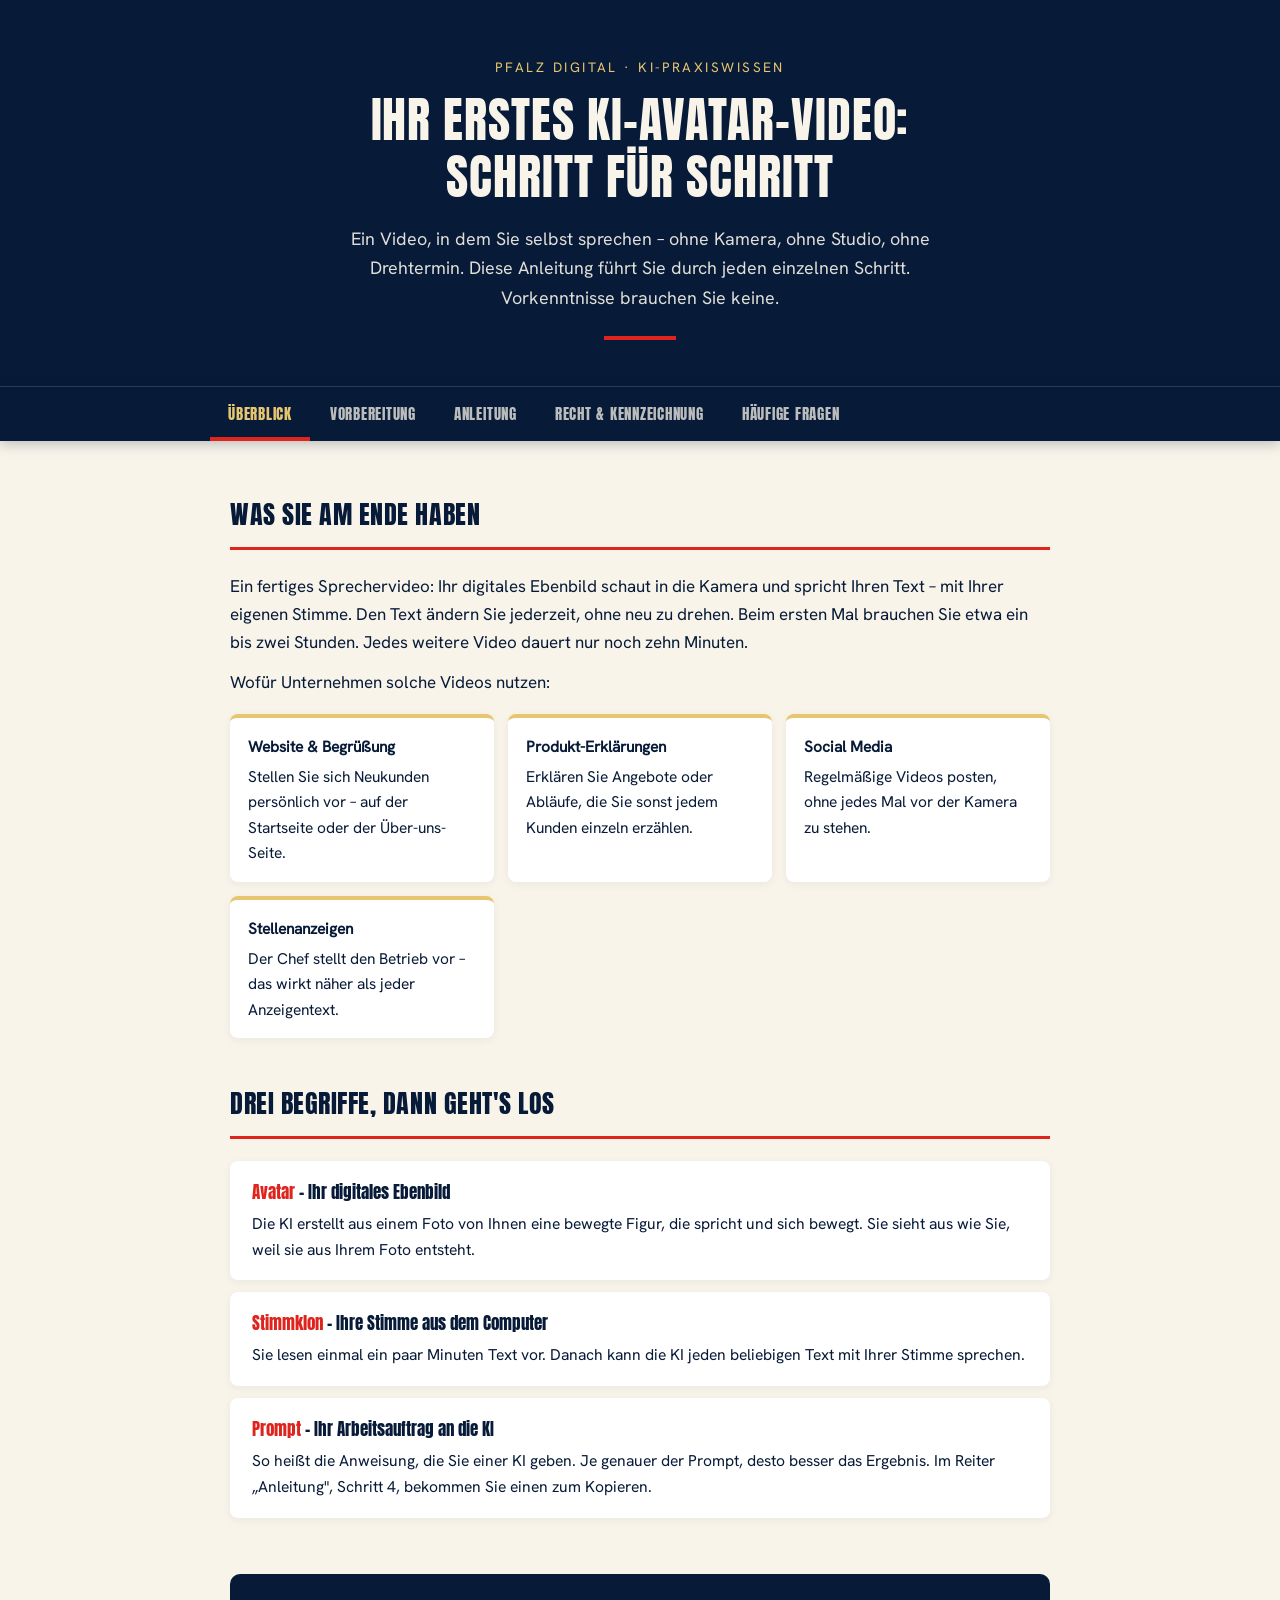
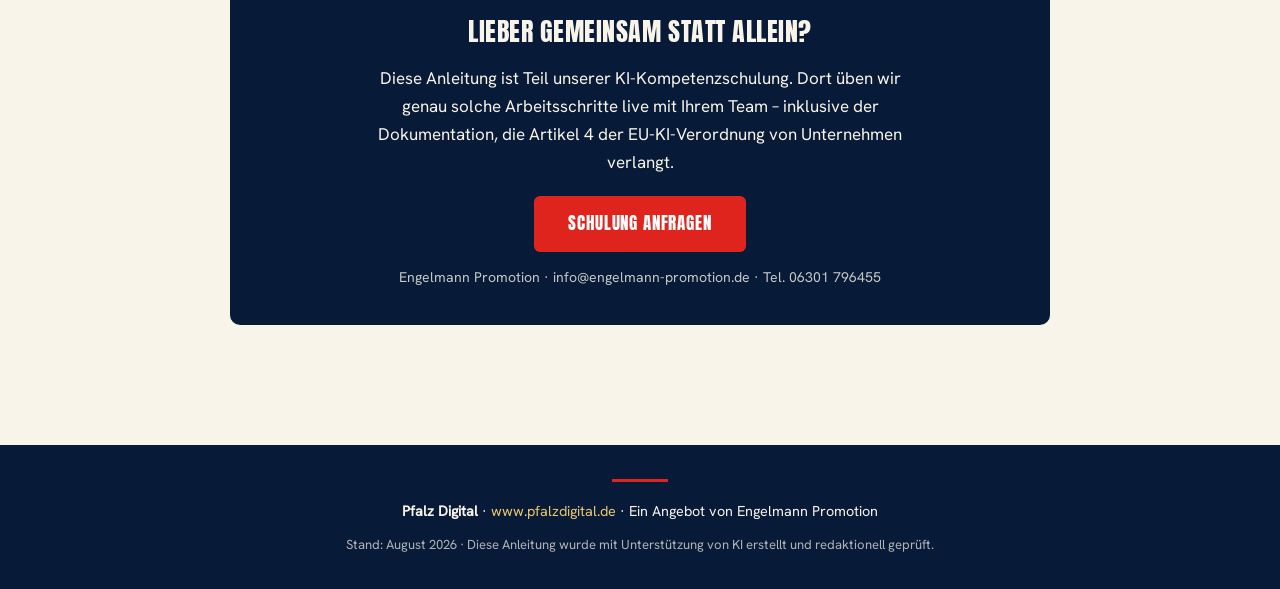
<file: lernseiten/kunden-anleitung-ki-avatar-video.html>
<!DOCTYPE html>
<html lang="de" xmlns:mso="urn:schemas-microsoft-com:office:office" xmlns:msdt="uuid:C2F41010-65B3-11d1-A29F-00AA00C14882">
<head>
<meta charset="UTF-8">
<meta name="viewport" content="width=device-width, initial-scale=1.0">
<title>KI-Avatar-Video erstellen: Schritt-für-Schritt-Anleitung | Pfalz Digital</title>
<meta name="description" content="So erstellen Sie Ihr erstes KI-Avatar-Video: Anleitung in 8 Schritten – vom Foto zum fertigen Sprechervideo, ohne Kamera und ohne Vorkenntnisse.">
<style>
  /* Markenschriften self-hosted als Data-URI eingebettet – kein Abruf von Google-Servern (DSGVO-sicher) */
  @font-face {
    font-family: 'Anton';
    font-style: normal;
    font-weight: 400;
    font-display: swap;
    src: url([data-uri]) format('woff2');
  }
  @font-face {
    font-family: 'Hanken Grotesk';
    font-style: normal;
    font-weight: 400;
    font-display: swap;
    src: url([data-uri]) format('woff2');
  }

  :root {
    --pd-navy: #071A37;
    --pd-rot: #DF241D;
    --pd-gold: #E8C66F;
    --pd-paper: #F8F4EA;
  }
  * { margin: 0; padding: 0; box-sizing: border-box; }
  body {
    font-family: 'Hanken Grotesk', 'Segoe UI', system-ui, sans-serif;
    background: var(--pd-paper);
    color: var(--pd-navy);
    line-height: 1.65;
    font-size: 17px;
  }
  h1, h2, h3 { font-family: 'Anton', 'Arial Narrow', sans-serif; font-weight: 400; letter-spacing: 0.02em; }

  header {
    background: var(--pd-navy);
    color: var(--pd-paper);
    padding: 56px 24px 46px;
    text-align: center;
  }
  header .kicker {
    color: var(--pd-gold);
    text-transform: uppercase;
    letter-spacing: 0.18em;
    font-size: 0.85rem;
    margin-bottom: 14px;
  }
  header h1 { font-size: clamp(1.9rem, 5vw, 3rem); text-transform: uppercase; line-height: 1.18; }
  header .sub { margin-top: 18px; opacity: 0.9; font-size: 1.12rem; max-width: 640px; margin-left: auto; margin-right: auto; }
  header .divider { width: 72px; height: 4px; background: var(--pd-rot); margin: 24px auto 0; }

  /* Reiter-Navigation */
  nav.tabnav {
    position: sticky; top: 0; z-index: 50;
    background: var(--pd-navy);
    border-top: 1px solid rgba(248,244,234,0.15);
    box-shadow: 0 3px 12px rgba(7,26,55,0.25);
    overflow-x: auto;
    -webkit-overflow-scrolling: touch;
  }
  nav.tabnav .inner {
    max-width: 860px; margin: 0 auto;
    display: flex; gap: 2px;
  }
  nav.tabnav button {
    font-family: 'Anton', 'Arial Narrow', sans-serif;
    font-size: 0.95rem; letter-spacing: 0.05em; text-transform: uppercase;
    background: none; border: none; cursor: pointer;
    color: var(--pd-paper); opacity: 0.75;
    padding: 15px 18px 12px;
    border-bottom: 4px solid transparent;
    white-space: nowrap;
  }
  nav.tabnav button:hover { opacity: 1; }
  nav.tabnav button.active {
    opacity: 1; color: var(--pd-gold);
    border-bottom-color: var(--pd-rot);
  }

  main { max-width: 860px; margin: 0 auto; padding: 24px 20px 60px; }
  .tab-panel { display: none; }
  .tab-panel.active { display: block; }

  section { margin-top: 44px; }
  section:first-child { margin-top: 28px; }
  section > h2 {
    font-size: 1.65rem;
    text-transform: uppercase;
    padding-bottom: 10px;
    border-bottom: 3px solid var(--pd-rot);
    margin-bottom: 22px;
  }
  p + p { margin-top: 12px; }

  .use-grid { display: grid; grid-template-columns: repeat(auto-fit, minmax(220px, 1fr)); gap: 14px; margin-top: 18px; }
  .use {
    background: #fff; border-radius: 8px; padding: 16px 18px;
    box-shadow: 0 2px 8px rgba(7,26,55,0.06);
    border-top: 4px solid var(--pd-gold);
    font-size: 0.97rem;
  }
  .use strong { display: block; margin-bottom: 4px; }

  .begriff {
    background: #fff; border-radius: 8px; padding: 18px 22px; margin-bottom: 12px;
    box-shadow: 0 2px 8px rgba(7,26,55,0.06);
  }
  .begriff dt { font-family: 'Anton', sans-serif; font-size: 1.05rem; margin-bottom: 4px; }
  .begriff dt span { color: var(--pd-rot); }
  .begriff dd { font-size: 0.98rem; }

  ul.check { list-style: none; }
  ul.check li {
    padding: 10px 0 10px 36px;
    position: relative;
    border-bottom: 1px solid rgba(7,26,55,0.08);
  }
  ul.check li::before {
    content: "✓";
    position: absolute; left: 4px; top: 8px;
    color: var(--pd-rot);
    font-weight: bold;
    font-size: 1.15rem;
  }

  .step {
    display: flex; gap: 18px;
    background: #fff; border-radius: 8px;
    padding: 22px 24px; margin-bottom: 16px;
    box-shadow: 0 2px 8px rgba(7,26,55,0.06);
  }
  .step .num {
    font-family: 'Anton', sans-serif;
    font-size: 1.5rem;
    color: #fff; background: var(--pd-rot);
    min-width: 46px; height: 46px; border-radius: 50%;
    display: flex; align-items: center; justify-content: center;
    flex-shrink: 0;
  }
  .step h3 { font-size: 1.15rem; margin-bottom: 6px; }
  .step p { font-size: 0.98rem; }
  .step ul { margin: 8px 0 0 20px; font-size: 0.98rem; }
  .step ul li { margin-bottom: 5px; }
  .step .tipp {
    margin-top: 12px; padding: 12px 16px;
    background: var(--pd-paper); border-left: 4px solid var(--pd-gold);
    border-radius: 0 6px 6px 0; font-size: 0.94rem;
  }
  .step .tipp strong { color: var(--pd-navy); }

  .prompt-box {
    background: var(--pd-navy); color: var(--pd-paper);
    padding: 20px 24px; border-radius: 8px; margin-top: 12px;
    font-size: 0.95rem; line-height: 1.6;
  }
  .prompt-box .label {
    color: var(--pd-gold); text-transform: uppercase;
    letter-spacing: 0.1em; font-size: 0.78rem; display: block; margin-bottom: 8px;
  }

  .regeln {
    background: #fff; border: 2px solid var(--pd-navy); border-radius: 8px;
    padding: 24px 28px; margin-top: 10px;
  }
  .regeln h3 { font-size: 1.15rem; margin-bottom: 12px; }
  .regeln li { margin: 0 0 10px 20px; font-size: 0.98rem; }

  table { width: 100%; border-collapse: collapse; background: #fff; border-radius: 8px; overflow: hidden; box-shadow: 0 2px 8px rgba(7,26,55,0.06); margin-top: 14px; }
  th, td { padding: 12px 16px; text-align: left; font-size: 0.95rem; vertical-align: top; }
  th { background: var(--pd-navy); color: var(--pd-paper); font-family: 'Anton', sans-serif; font-weight: 400; letter-spacing: 0.04em; }
  tr:not(:last-child) td { border-bottom: 1px solid rgba(7,26,55,0.08); }
  td.badge-pflicht, td.badge-empf { font-family: 'Anton', sans-serif; white-space: nowrap; }
  td.badge-pflicht { color: var(--pd-rot); }
  td.badge-empf { color: var(--pd-navy); opacity: 0.75; }

  .formulierungen {
    background: #fff; border: 2px dashed var(--pd-navy);
    padding: 18px 22px; border-radius: 8px; margin-top: 14px;
    font-size: 0.97rem;
  }
  .formulierungen .label { font-family: 'Anton', sans-serif; display: block; margin-bottom: 8px; }
  .formulierungen li { margin: 0 0 6px 20px; font-style: italic; }

  .warn {
    background: #fff;
    border-left: 5px solid var(--pd-gold);
    padding: 16px 20px; margin: 16px 0 0;
    border-radius: 0 8px 8px 0;
    box-shadow: 0 2px 8px rgba(7,26,55,0.06);
    font-size: 0.93rem;
  }

  .faq { background: #fff; border-radius: 8px; padding: 6px 24px; box-shadow: 0 2px 8px rgba(7,26,55,0.06); }
  .faq details { border-bottom: 1px solid rgba(7,26,55,0.1); padding: 14px 0; }
  .faq details:last-child { border-bottom: none; }
  .faq summary {
    font-family: 'Anton', sans-serif; font-size: 1.02rem;
    cursor: pointer; list-style: none; position: relative; padding-right: 30px;
  }
  .faq summary::after { content: "+"; position: absolute; right: 4px; color: var(--pd-rot); font-size: 1.3rem; }
  .faq details[open] summary::after { content: "–"; }
  .faq details p { margin-top: 10px; font-size: 0.97rem; }

  .cta {
    background: var(--pd-navy); color: var(--pd-paper);
    border-radius: 10px; padding: 36px 32px; margin-top: 56px; text-align: center;
  }
  .cta h2 { font-size: 1.6rem; text-transform: uppercase; }
  .cta p { margin-top: 12px; max-width: 560px; margin-left: auto; margin-right: auto; }
  .cta .btn {
    display: inline-block; margin-top: 20px;
    background: var(--pd-rot); color: #fff;
    padding: 14px 34px; border-radius: 6px;
    font-family: 'Anton', sans-serif; letter-spacing: 0.05em;
    text-decoration: none; font-size: 1.05rem; text-transform: uppercase;
  }
  .cta .small { margin-top: 14px; font-size: 0.88rem; opacity: 0.8; }
  .cta a { color: var(--pd-gold); }
  .cta .btn { color: #fff; }

  footer {
    background: var(--pd-navy); color: var(--pd-paper);
    text-align: center; padding: 34px 20px; margin-top: 60px;
    font-size: 0.9rem;
  }
  footer .divider { width: 56px; height: 3px; background: var(--pd-rot); margin: 0 auto 18px; }
  footer a { color: var(--pd-gold); text-decoration: none; }
  .ki-hinweis { margin-top: 10px; opacity: 0.7; font-size: 0.82rem; }

  @media (max-width: 560px) {
    .step { flex-direction: column; gap: 10px; }
    nav.tabnav button { padding: 13px 13px 10px; font-size: 0.88rem; }
  }
</style>
<noscript><style>.tab-panel { display: block !important; } nav.tabnav { display: none; }</style></noscript>

<!--[if gte mso 9]><xml>
<mso:CustomDocumentProperties>
<mso:_dlc_DocId msdt:dt="string">PDID-689366917-18975</mso:_dlc_DocId>
<mso:_dlc_DocIdItemGuid msdt:dt="string">5cf17f35-7099-4e58-aa11-d2c7e5021467</mso:_dlc_DocIdItemGuid>
<mso:_dlc_DocIdUrl msdt:dt="string">https://kunstgriff.sharepoint.com/sites/PfalzDigital/_layouts/15/DocIdRedir.aspx?ID=PDID-689366917-18975, PDID-689366917-18975</mso:_dlc_DocIdUrl>
</mso:CustomDocumentProperties>
</xml><![endif]-->
</head>
<body>

<header>
  <div class="kicker">Pfalz Digital · KI-Praxiswissen</div>
  <h1>Ihr erstes KI-Avatar-Video:<br>Schritt für Schritt</h1>
  <div class="sub">Ein Video, in dem Sie selbst sprechen – ohne Kamera, ohne Studio, ohne Drehtermin. Diese Anleitung führt Sie durch jeden einzelnen Schritt. Vorkenntnisse brauchen Sie keine.</div>
  <div class="divider"></div>
</header>

<nav class="tabnav" aria-label="Themen dieser Anleitung">
  <div class="inner">
    <button data-tab="ueberblick" class="active">Überblick</button>
    <button data-tab="vorbereitung">Vorbereitung</button>
    <button data-tab="anleitung">Anleitung</button>
    <button data-tab="recht">Recht &amp; Kennzeichnung</button>
    <button data-tab="fragen">Häufige Fragen</button>
  </div>
</nav>

<main>

  <!-- ==================== TAB: ÜBERBLICK ==================== -->
  <div class="tab-panel active" id="ueberblick">
    <section>
      <h2>Was Sie am Ende haben</h2>
      <p>Ein fertiges Sprechervideo: Ihr digitales Ebenbild schaut in die Kamera und spricht Ihren Text – mit Ihrer eigenen Stimme. Den Text ändern Sie jederzeit, ohne neu zu drehen. Beim ersten Mal brauchen Sie etwa ein bis zwei Stunden. Jedes weitere Video dauert nur noch zehn Minuten.</p>
      <p>Wofür Unternehmen solche Videos nutzen:</p>
      <div class="use-grid">
        <div class="use"><strong>Website &amp; Begrüßung</strong>Stellen Sie sich Neukunden persönlich vor – auf der Startseite oder der Über-uns-Seite.</div>
        <div class="use"><strong>Produkt-Erklärungen</strong>Erklären Sie Angebote oder Abläufe, die Sie sonst jedem Kunden einzeln erzählen.</div>
        <div class="use"><strong>Social Media</strong>Regelmäßige Videos posten, ohne jedes Mal vor der Kamera zu stehen.</div>
        <div class="use"><strong>Stellenanzeigen</strong>Der Chef stellt den Betrieb vor – das wirkt näher als jeder Anzeigentext.</div>
      </div>
    </section>

    <section>
      <h2>Drei Begriffe, dann geht's los</h2>
      <dl>
        <div class="begriff"><dt><span>Avatar</span> – Ihr digitales Ebenbild</dt><dd>Die KI erstellt aus einem Foto von Ihnen eine bewegte Figur, die spricht und sich bewegt. Sie sieht aus wie Sie, weil sie aus Ihrem Foto entsteht.</dd></div>
        <div class="begriff"><dt><span>Stimmklon</span> – Ihre Stimme aus dem Computer</dt><dd>Sie lesen einmal ein paar Minuten Text vor. Danach kann die KI jeden beliebigen Text mit Ihrer Stimme sprechen.</dd></div>
        <div class="begriff"><dt><span>Prompt</span> – Ihr Arbeitsauftrag an die KI</dt><dd>So heißt die Anweisung, die Sie einer KI geben. Je genauer der Prompt, desto besser das Ergebnis. Im Reiter „Anleitung", Schritt 4, bekommen Sie einen zum Kopieren.</dd></div>
      </dl>
    </section>
  </div>

  <!-- ==================== TAB: VORBEREITUNG ==================== -->
  <div class="tab-panel" id="vorbereitung">
    <section>
      <h2>Das brauchen Sie</h2>
      <ul class="check">
        <li>Einen Computer mit Internetzugang – mehr Technik ist nicht nötig</li>
        <li>Ein gutes Foto von sich (Anforderungen stehen in Schritt 2 der Anleitung)</li>
        <li>Zehn ruhige Minuten für die Stimmaufnahme</li>
        <li>Ein Konto bei HeyGen – dem Online-Dienst, der Avatar und Video erstellt (Schritt 1)</li>
        <li>Eine Idee, was Ihr Video sagen soll – den fertigen Text schreiben wir in Schritt 4 mit KI-Hilfe</li>
      </ul>
    </section>

    <section>
      <h2>So gelingt das Ausgangsmaterial</h2>
      <p>Avatar und Stimmklon können nur so gut werden wie das Material, aus dem sie entstehen. Zwei Dinge lohnen deshalb ein wenig Sorgfalt:</p>
      <div class="use-grid">
        <div class="use"><strong>Das Foto</strong>Blick in die Kamera, helles gleichmäßiges Licht, ruhiger Hintergrund. Ein Foto vom Fotografen zahlt sich hier doppelt aus.</div>
        <div class="use"><strong>Die Stimmaufnahme</strong>Ruhiger Raum ohne Hall – ein Zimmer mit Teppich und Vorhängen klingt besser als ein leeres Büro. Sprechen Sie wie im Kundengespräch, nicht im Vorlese-Ton.</div>
      </div>
    </section>
  </div>

  <!-- ==================== TAB: ANLEITUNG ==================== -->
  <div class="tab-panel" id="anleitung">
    <section>
      <h2>8 Schritte zum fertigen Video</h2>

      <div class="step"><div class="num">1</div><div>
        <h3>Konto bei HeyGen anlegen</h3>
        <p>Öffnen Sie <strong>heygen.com</strong> und klicken Sie auf „Sign up". Registrieren Sie sich mit Ihrer geschäftlichen E-Mail-Adresse. Das kostenlose Konto reicht zum Ausprobieren – die Videos tragen dann ein Wasserzeichen. Für Videos ohne Wasserzeichen brauchen Sie später ein Bezahl-Abo; die aktuellen Preise finden Sie direkt auf der Website.</p>
        <div class="tipp"><strong>Tipp:</strong> Nutzen Sie ein Passwort, das Sie nirgendwo sonst verwenden. Das gilt für jeden Online-Dienst – auch das ist gelebte KI-Kompetenz.</div>
      </div></div>

      <div class="step"><div class="num">2</div><div>
        <h3>Ihren Avatar erstellen</h3>
        <p>Klicken Sie links auf „Avatars" und dann auf „Create Avatar" → „Photo Avatar". Laden Sie ein Foto von sich hoch. Damit das Ergebnis überzeugt, sollte das Foto so aussehen:</p>
        <ul>
          <li>Blick direkt in die Kamera, Gesicht gut sichtbar</li>
          <li>Tageslicht oder helle, gleichmäßige Beleuchtung – keine harten Schatten</li>
          <li>Ruhiger Hintergrund, zum Beispiel eine helle Wand</li>
          <li>Geschlossener Mund oder leichtes Lächeln, keine Sonnenbrille</li>
        </ul>
        <p style="margin-top:10px;">Nach dem Hochladen bestätigen Sie, dass Sie die abgebildete Person sind. Die KI erstellt daraus in wenigen Minuten Ihren Avatar.</p>
      </div></div>

      <div class="step"><div class="num">3</div><div>
        <h3>Ihre Stimme klonen</h3>
        <p>Klicken Sie auf „Voices" → „Create Voice Clone". HeyGen zeigt Ihnen einen Text an, den Sie laut vorlesen. Dafür reicht das Mikrofon Ihres Computers oder Handys. So gelingt die Aufnahme:</p>
        <ul>
          <li>Suchen Sie sich einen ruhigen Raum ohne Hall</li>
          <li>Sprechen Sie so, wie Sie mit einem Kunden reden würden – nicht im Vorlese-Ton</li>
          <li>Bleiben Sie im normalen Tempo, Pausen sind erlaubt</li>
        </ul>
        <p style="margin-top:10px;">Auch hier bestätigen Sie mit einer Einwilligung, dass es Ihre eigene Stimme ist. Nach wenigen Minuten ist der Stimmklon fertig.</p>
      </div></div>

      <div class="step"><div class="num">4</div><div>
        <h3>Das Skript schreiben – mit KI-Hilfe</h3>
        <p>Jetzt kommt der wichtigste Teil: der Text, den Ihr Avatar sprechen soll. Hier lernen Sie gleich das zweite KI-Werkzeug kennen. Öffnen Sie einen KI-Assistenten wie ChatGPT oder Claude und geben Sie diesen Prompt ein – die Klammern ersetzen Sie durch Ihre Angaben:</p>
        <div class="prompt-box">
          <span class="label">Prompt zum Kopieren</span>
          Schreibe mir ein Sprecherskript für ein Video von 40 Sekunden.<br>
          Thema: [z. B. „Vorstellung meiner Weinstube für Neukunden"]<br>
          Zielgruppe: [z. B. „Gäste aus der Region, die uns noch nicht kennen"]<br>
          Sprich die Zuschauer mit Sie an. Kurze Sätze, gesprochene Sprache, keine Fachwörter. Am Ende ein Satz, der zum Vorbeikommen einlädt.
        </div>
        <div class="tipp"><strong>Wichtig – und Teil jeder guten KI-Arbeit:</strong> Lesen Sie den Vorschlag kritisch. Stimmen die Fakten? Klingt das nach Ihnen? Die KI liefert den Entwurf, Sie bleiben der Chef. Ändern Sie Formulierungen, bis der Text zu Ihnen passt – am besten einmal laut vorlesen.</div>
      </div></div>

      <div class="step"><div class="num">5</div><div>
        <h3>Das Video zusammenbauen</h3>
        <p>Zurück in HeyGen: Klicken Sie auf „Create Video" und wählen Sie das Querformat. Dann bringen Sie Ihre drei Zutaten zusammen:</p>
        <ul>
          <li>Unter „Avatars" Ihren eigenen Avatar auswählen</li>
          <li>In den Stimm-Einstellungen Ihren Stimmklon zuweisen – nicht die vorgeschlagene Standardstimme</li>
          <li>Ihr Skript in das Textfeld einfügen</li>
        </ul>
      </div></div>

      <div class="step"><div class="num">6</div><div>
        <h3>Vorschau anhören und prüfen</h3>
        <p>Klicken Sie auf die Audio-Vorschau, bevor Sie das Video erstellen. Das kostet nichts und zeigt, wie die Stimme den Text betont. Zwei Tricks, falls etwas holpert:</p>
        <ul>
          <li>Klingt ein Satz abgehackt? Teilen Sie ihn in zwei kurze Sätze.</li>
          <li>Wird ein Name oder Fachbegriff falsch ausgesprochen? Schreiben Sie ihn so, wie man ihn spricht – aus „Deidesheim" wird bei Bedarf „Dei-des-heim".</li>
        </ul>
      </div></div>

      <div class="step"><div class="num">7</div><div>
        <h3>Video erstellen und herunterladen</h3>
        <p>Klicken Sie auf „Submit". HeyGen erstellt das Video nun automatisch – bei einer Minute Sprechzeit dauert das nur wenige Minuten. Danach schauen Sie es komplett an: Lippenbewegung, Aussprache, Gesamteindruck. Passt alles, laden Sie die Videodatei über „Download" herunter.</p>
      </div></div>

      <div class="step"><div class="num">8</div><div>
        <h3>Kennzeichnen und veröffentlichen</h3>
        <p>Ein letzter Schritt, der Pflicht ist: Machen Sie erkennbar, dass das Video mit KI erstellt wurde. Ein kurzer Hinweis genügt – im Video selbst oder in der Beschreibung, zum Beispiel: „Dieses Video wurde mit KI erstellt." Alle Einzelheiten dazu stehen im Reiter „Recht &amp; Kennzeichnung". Danach können Sie das Video auf Ihrer Website, in sozialen Netzwerken oder im Newsletter einsetzen.</p>
      </div></div>
    </section>
  </div>

  <!-- ==================== TAB: RECHT & KENNZEICHNUNG ==================== -->
  <div class="tab-panel" id="recht">
    <section>
      <h2>Die Spielregeln</h2>
      <div class="regeln">
        <h3>Vier Regeln, die Sie bei jedem KI-Video einhalten sollten</h3>
        <ul>
          <li><strong>Nur das eigene Gesicht und die eigene Stimme</strong> – oder eine schriftliche Erlaubnis der Person, die zu sehen ist. Auch bei Mitarbeitern.</li>
          <li><strong>KI-Inhalte kennzeichnen</strong> – Einzelheiten stehen direkt hier unten.</li>
          <li><strong>Keine vertraulichen Daten in KI-Werkzeuge eingeben</strong> – keine Kundendaten, keine Preise aus laufenden Verhandlungen, keine internen Zahlen.</li>
          <li><strong>Jedes KI-Ergebnis prüfen, bevor es rausgeht</strong> – KI-Texte können Fehler enthalten, die überzeugend klingen. Die Verantwortung für den Inhalt bleibt bei Ihnen.</li>
        </ul>
      </div>
    </section>

    <section>
      <h2>KI-Inhalte kennzeichnen – was gilt für Bild und Video?</h2>
      <p>Seit dem 2. August 2026 gelten die Transparenzregeln der EU-KI-Verordnung (EU AI Act). Der Kern in einem Satz: <strong>Was künstlich erzeugt ist, aber echt wirken kann, muss als KI-Inhalt erkennbar sein.</strong> Das betrifft genau die Videos aus dieser Anleitung – denn Ihr Avatar zeigt eine echte Person.</p>
      <table>
        <tr><th>Inhalt</th><th>Kennzeichnung</th></tr>
        <tr><td>Avatar-Video oder geklonte Stimme einer echten Person</td><td class="badge-pflicht">Pflicht</td></tr>
        <tr><td>Fotorealistische KI-Bilder, die man für echte Aufnahmen halten könnte (Personen, Orte, Ereignisse)</td><td class="badge-pflicht">Pflicht</td></tr>
        <tr><td>Klar erkennbare Illustrationen und Grafiken aus KI (z.&nbsp;B. gezeichneter Stil)</td><td class="badge-empf">Empfohlen</td></tr>
        <tr><td>Texte, die eine KI vorbereitet hat und ein Mensch geprüft und verantwortet</td><td class="badge-empf">Freiwillig</td></tr>
      </table>
      <p style="margin-top:16px;"><strong>Unser Rat als Hausregel:</strong> Kennzeichnen Sie einfach alles, was KI-generiert ist – auch dort, wo es nicht ausdrücklich vorgeschrieben ist. Eine einheitliche Regel ist leichter einzuhalten als Einzelfallentscheidungen, und Offenheit wirkt bei Kunden besser als ein entdecktes „das war ja gar nicht echt".</p>

      <div class="formulierungen">
        <span class="label">So kann die Kennzeichnung aussehen:</span>
        <ul>
          <li>Im Video: kurze Einblendung „Mit KI erstellt" am Anfang oder dezent im Bild</li>
          <li>Beim Bild: Bildunterschrift oder Vermerk „Bild: KI-generiert"</li>
          <li>Im Social-Media-Post: Hinweis im Begleittext – zusätzlich das KI-Label der Plattform aktivieren (Instagram, Facebook und YouTube bieten dafür einen Schalter beim Hochladen)</li>
          <li>Auf der Website: Hinweis direkt beim Video oder im Impressum ergänzend erwähnen</li>
        </ul>
      </div>

      <div class="warn"><strong>Hinweis:</strong> Stand August 2026. Diese Seite erklärt die Regeln allgemein verständlich und ersetzt keine Rechtsberatung im Einzelfall.</div>
    </section>
  </div>

  <!-- ==================== TAB: FAQ ==================== -->
  <div class="tab-panel" id="fragen">
    <section>
      <h2>Häufige Fragen</h2>
      <div class="faq">
        <details><summary>Was kostet ein KI-Avatar-Video?</summary><p>Zum Ausprobieren: nichts. Das kostenlose HeyGen-Konto erstellt Videos mit Wasserzeichen. Für den geschäftlichen Einsatz ohne Wasserzeichen brauchen Sie ein Monats-Abo; die aktuellen Preise stehen auf heygen.com. Kamera, Studio oder Schnittprogramm brauchen Sie nicht.</p></details>
        <details><summary>Brauche ich Technikkenntnisse?</summary><p>Nein. Wenn Sie eine E-Mail schreiben und ein Foto hochladen können, reicht das. Alle Schritte laufen im Internetbrowser, ohne Installation.</p></details>
        <details><summary>Klingt die geklonte Stimme wirklich wie ich?</summary><p>Erstaunlich nah am Original – Ihre Kunden erkennen Sie wieder. Bei Betonungen hilft es, Sätze kurz zu halten. Je besser Ihre Aufnahme, desto natürlicher die Stimme.</p></details>
        <details><summary>Darf ich das Video für Werbung nutzen?</summary><p>Ja. Es ist Ihr Gesicht, Ihre Stimme und Ihr Text. Nur die KI-Kennzeichnung muss dabei sein – und alles, was Sie im Video versprechen, muss stimmen. Es gelten dieselben Werberegeln wie für jede andere Anzeige.</p></details>
        <details><summary>Muss ich auch KI-Bilder kennzeichnen?</summary><p>Fotorealistische KI-Bilder, die man für echte Aufnahmen halten könnte: ja. Klar erkennbare Illustrationen: nicht zwingend, aber empfohlen. Die Übersichtstabelle dazu finden Sie im Reiter „Recht &amp; Kennzeichnung".</p></details>
        <details><summary>Was passiert mit meinem Foto und meiner Stimme?</summary><p>Beides wird beim Anbieter gespeichert, damit die KI Ihre Videos erstellen kann. Nutzen Sie die Daten nur im eigenen Konto, geben Sie die Zugangsdaten nicht weiter und löschen Sie Avatar und Stimmklon, wenn Sie den Dienst nicht mehr nutzen.</p></details>
        <details><summary>Wie lange dauert das alles?</summary><p>Beim ersten Mal ein bis zwei Stunden – inklusive Konto, Avatar und Stimmklon. Danach entsteht ein neues Video in etwa zehn Minuten: Text schreiben, einfügen, erstellen lassen.</p></details>
      </div>
    </section>
  </div>

  <div class="cta">
    <h2>Lieber gemeinsam statt allein?</h2>
    <p>Diese Anleitung ist Teil unserer KI-Kompetenzschulung. Dort üben wir genau solche Arbeitsschritte live mit Ihrem Team – inklusive der Dokumentation, die Artikel 4 der EU-KI-Verordnung von Unternehmen verlangt.</p>
    <a class="btn" href="mailto:info@engelmann-promotion.de">Schulung anfragen</a>
    <p class="small">Engelmann Promotion · info@engelmann-promotion.de · Tel. 06301 796455</p>
  </div>

</main>

<footer>
  <div class="divider"></div>
  <p><strong>Pfalz Digital</strong> · <a href="https://www.pfalzdigital.de">www.pfalzdigital.de</a> · Ein Angebot von Engelmann Promotion</p>
  <p class="ki-hinweis">Stand: August 2026 · Diese Anleitung wurde mit Unterstützung von KI erstellt und redaktionell geprüft.</p>
</footer>

<script>
(function () {
  var buttons = document.querySelectorAll('nav.tabnav button');
  var panels = document.querySelectorAll('.tab-panel');

  function show(id, updateHash) {
    var found = false;
    panels.forEach(function (p) {
      var active = p.id === id;
      p.classList.toggle('active', active);
      if (active) found = true;
    });
    if (!found) return;
    buttons.forEach(function (b) {
      b.classList.toggle('active', b.getAttribute('data-tab') === id);
    });
    if (updateHash && history.replaceState) {
      history.replaceState(null, '', '#' + id);
    }
  }

  buttons.forEach(function (b) {
    b.addEventListener('click', function () {
      show(b.getAttribute('data-tab'), true);
      var nav = document.querySelector('nav.tabnav');
      var y = nav.getBoundingClientRect().bottom + window.scrollY - nav.offsetHeight;
      window.scrollTo({ top: Math.min(window.scrollY, y), behavior: 'auto' });
    });
  });

  var hash = location.hash.replace('#', '');
  if (hash) show(hash, false);

  // Interne Verweise auf Reiter (z. B. aus Schritt 8) funktionieren ebenfalls
  document.querySelectorAll('a[href^="#"]').forEach(function (a) {
    a.addEventListener('click', function (e) {
      var id = a.getAttribute('href').slice(1);
      if (document.getElementById(id) && document.getElementById(id).classList.contains('tab-panel')) {
        e.preventDefault();
        show(id, true);
        window.scrollTo({ top: 0 });
      }
    });
  });
})();
</script>

</body>
</html>
</file>
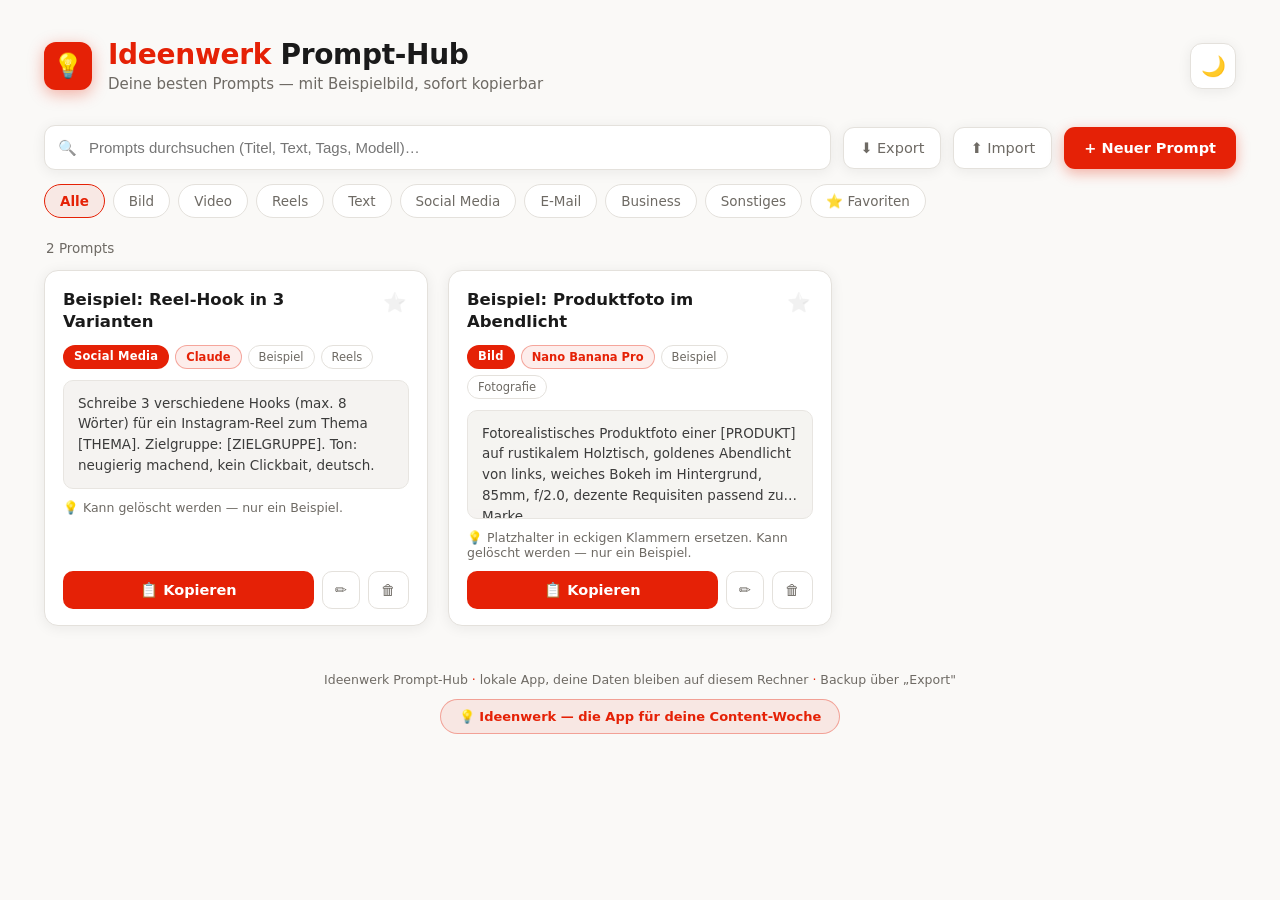
<file: lernseiten/prompt-hub.html>
<!doctype html>
<html lang="de" xmlns:mso="urn:schemas-microsoft-com:office:office" xmlns:msdt="uuid:C2F41010-65B3-11d1-A29F-00AA00C14882">
<head>
<meta charset="UTF-8" />
<meta name="viewport" content="width=device-width, initial-scale=1" />
<title>Ideenwerk Prompt-Hub</title>
<style>
  /* DSGVO-sicher: ausschließlich System-Schriften, keine externen Requests.
     CI: Ideenwerk — Signalrot #E52106, Ink #1a1a1a, Slate, Inter/System-Stack */
  :root {
    --bg: #faf9f7;
    --bg-soft: #f1efec;
    --panel: #ffffff;
    --panel-border: #e4e1dc;
    --text: #1a1a1a;
    --muted: #6e6a64;
    --accent: #e52106;
    --accent-dark: #b81a05;
    --accent-soft: rgba(229, 33, 6, 0.08);
    --accent-border: rgba(229, 33, 6, 0.35);
    --chip-bg: #ffffff;
    --code-bg: #f4f2ef;
    --shadow: 0 2px 14px rgba(26, 26, 26, 0.07);
    --ok: #1c7c46;
    --radius: 14px;
  }
  html[data-theme="dark"] {
    --bg: #161514;
    --bg-soft: #1e1d1b;
    --panel: #211f1e;
    --panel-border: #3a3733;
    --text: #f2f0ec;
    --muted: #a39e96;
    --accent: #ff3b1d;
    --accent-dark: #e52106;
    --accent-soft: rgba(255, 59, 29, 0.12);
    --accent-border: rgba(255, 59, 29, 0.45);
    --chip-bg: #262422;
    --code-bg: #191817;
    --shadow: 0 2px 16px rgba(0, 0, 0, 0.45);
    --ok: #4cc98a;
  }
  * { margin: 0; padding: 0; box-sizing: border-box; }
  body {
    font-family: Inter, "Segoe UI", system-ui, -apple-system, Roboto, Arial, sans-serif;
    background: var(--bg);
    min-height: 100vh;
    color: var(--text);
    padding-bottom: 80px;
    transition: background 0.25s, color 0.25s;
  }
  .wrap { max-width: 1240px; margin: 0 auto; padding: 0 24px; }

  header { padding: 38px 0 8px; }
  .header-row { display: flex; align-items: center; gap: 16px; }
  .logo-badge {
    width: 48px; height: 48px; border-radius: 12px;
    background: var(--accent);
    display: grid; place-items: center; font-size: 24px; color: #fff;
    box-shadow: 0 4px 16px rgba(229, 33, 6, 0.35);
    flex-shrink: 0;
  }
  h1 { font-size: 28px; font-weight: 800; letter-spacing: -0.3px; }
  h1 .brand { color: var(--accent); }
  .tagline { color: var(--muted); margin-top: 4px; font-size: 15px; }
  .theme-btn {
    margin-left: auto; width: 46px; height: 46px; border-radius: 12px;
    background: var(--panel); border: 1px solid var(--panel-border);
    font-size: 20px; cursor: pointer; box-shadow: var(--shadow);
  }
  .theme-btn:hover { border-color: var(--accent); }

  .toolbar { display: flex; flex-wrap: wrap; gap: 12px; align-items: center; margin: 24px 0 14px; }
  .search { flex: 1 1 260px; position: relative; }
  .search input {
    width: 100%; padding: 13px 16px 13px 44px;
    background: var(--panel); border: 1.5px solid var(--panel-border);
    border-radius: 11px; color: var(--text); font-size: 15px; outline: none;
    box-shadow: var(--shadow);
  }
  .search input:focus { border-color: var(--accent); }
  .search::before {
    content: "🔍"; position: absolute; left: 14px; top: 50%;
    transform: translateY(-50%); font-size: 15px; opacity: 0.65;
  }
  button { font-family: inherit; cursor: pointer; border: none; font-size: 14.5px; }
  .btn-primary {
    padding: 13px 20px; border-radius: 11px; color: #fff; font-weight: 700;
    background: var(--accent);
    box-shadow: 0 4px 14px rgba(229, 33, 6, 0.35);
  }
  .btn-primary:hover { background: var(--accent-dark); }
  .btn-ghost {
    padding: 12px 16px; border-radius: 11px; color: var(--muted);
    background: var(--panel); border: 1px solid var(--panel-border);
    box-shadow: var(--shadow);
  }
  .btn-ghost:hover { color: var(--text); border-color: var(--accent); }

  .chips { display: flex; flex-wrap: wrap; gap: 8px; margin-bottom: 22px; }
  .chip {
    padding: 8px 15px; border-radius: 999px; font-size: 13.5px;
    background: var(--chip-bg); border: 1px solid var(--panel-border);
    color: var(--muted); cursor: pointer; user-select: none;
  }
  .chip.active {
    background: var(--accent-soft); border-color: var(--accent);
    color: var(--accent); font-weight: 700;
  }
  .count { color: var(--muted); font-size: 13.5px; margin: 0 0 14px 2px; }

  .grid { display: grid; grid-template-columns: repeat(auto-fill, minmax(320px, 1fr)); gap: 20px; }
  .card {
    background: var(--panel); border: 1px solid var(--panel-border);
    border-radius: var(--radius); overflow: hidden;
    display: flex; flex-direction: column;
    box-shadow: var(--shadow);
    transition: transform 0.15s, border-color 0.15s;
  }
  .card:hover { transform: translateY(-3px); border-color: var(--accent-border); }
  .card-img {
    position: relative; width: 100%; height: 230px; background: var(--bg-soft);
    cursor: zoom-in; display: block;
  }
  .card-img img { width: 100%; height: 100%; object-fit: cover; display: block; }
  .card-img .cat-overlay { position: absolute; top: 12px; left: 12px; }
  .img-count {
    position: absolute; bottom: 10px; right: 10px;
    background: rgba(0, 0, 0, 0.62); color: #fff; font-size: 11.5px; font-weight: 700;
    padding: 4px 10px; border-radius: 999px;
  }
  .card-body { padding: 18px 18px 16px; display: flex; flex-direction: column; gap: 11px; flex: 1; }

  /* Ausklappbereiche: Frames → Anleitung → fertiges Reel */
  details.sec {
    border: 1px solid var(--panel-border); border-radius: 10px;
    background: var(--bg-soft); overflow: hidden;
  }
  details.sec summary {
    list-style: none; cursor: pointer; padding: 10px 14px;
    font-size: 13.5px; font-weight: 700; color: var(--text);
    display: flex; align-items: center; gap: 8px; user-select: none;
  }
  details.sec summary::-webkit-details-marker { display: none; }
  details.sec summary::before { content: "▸"; color: var(--accent); transition: transform 0.15s; }
  details.sec[open] summary::before { transform: rotate(90deg); }
  details.sec .sec-body { padding: 0 12px 12px; display: flex; flex-direction: column; gap: 10px; }
  .thumbs { display: grid; grid-template-columns: repeat(3, 1fr); gap: 8px; }
  .thumbs img {
    width: 100%; height: 120px; object-fit: cover; cursor: zoom-in; display: block;
    border-radius: 8px; border: 1px solid var(--panel-border); background: var(--code-bg);
  }
  .card-video { width: 100%; max-height: 420px; border-radius: 10px; background: #000; display: block; }
  .btn-link {
    display: block; text-align: center; padding: 10px; border-radius: 10px;
    font-weight: 700; font-size: 14px; color: #fff; background: var(--accent);
    text-decoration: none;
  }
  .btn-link:hover { background: var(--accent-dark); }
  .card-top { display: flex; align-items: flex-start; gap: 10px; }
  .card h3 { font-size: 16.5px; font-weight: 700; flex: 1; line-height: 1.35; }
  .desc { font-size: 13.5px; color: var(--accent); font-weight: 600; line-height: 1.4; margin-top: -3px; }
  .fav-btn { background: none; font-size: 19px; opacity: 0.3; padding: 2px; filter: grayscale(1); }
  .fav-btn.on { opacity: 1; filter: none; }
  .meta { display: flex; flex-wrap: wrap; gap: 6px; }
  .cat {
    font-size: 11.5px; padding: 4px 11px; border-radius: 999px; font-weight: 700;
    background: var(--accent); color: #fff; letter-spacing: 0.2px;
  }
  .model-badge {
    font-size: 11.5px; padding: 4px 10px; border-radius: 999px; font-weight: 600;
    background: var(--accent-soft); color: var(--accent);
    border: 1px solid var(--accent-border);
  }
  a.model-badge.ideenwerk { text-decoration: none; font-weight: 700; }
  a.model-badge.ideenwerk:hover { background: var(--accent); color: #fff; }
  .tag {
    font-size: 11.5px; padding: 4px 10px; border-radius: 999px;
    background: var(--chip-bg); color: var(--muted);
    border: 1px solid var(--panel-border);
  }
  .prompt-text {
    font-size: 13.5px; color: var(--text); opacity: 0.85; line-height: 1.55;
    background: var(--code-bg); border: 1px solid var(--panel-border);
    border-radius: 10px; padding: 12px 14px;
    display: -webkit-box; -webkit-line-clamp: 4; -webkit-box-orient: vertical;
    overflow: hidden; white-space: pre-wrap; cursor: pointer;
  }
  .prompt-text.open { -webkit-line-clamp: unset; }
  .note { font-size: 12.5px; color: var(--muted); }
  .card-actions { display: flex; gap: 8px; margin-top: auto; }
  .btn-copy {
    flex: 1; padding: 10px; border-radius: 10px; font-weight: 700; color: #fff;
    background: var(--accent);
  }
  .btn-copy:hover { background: var(--accent-dark); }
  .btn-copy.copied { background: var(--ok); }
  .icon-btn {
    padding: 10px 12px; border-radius: 10px; background: var(--chip-bg);
    border: 1px solid var(--panel-border); color: var(--muted);
  }
  .icon-btn:hover { color: var(--text); border-color: var(--accent); }
  .icon-btn.del:hover { color: var(--accent); border-color: var(--accent); }

  .empty {
    text-align: center; color: var(--muted); padding: 70px 20px;
    border: 1.5px dashed var(--panel-border); border-radius: var(--radius);
  }
  .empty .big { font-size: 40px; margin-bottom: 12px; }

  /* Modal */
  .overlay {
    position: fixed; inset: 0; background: rgba(15, 12, 10, 0.62);
    display: none; align-items: flex-start; justify-content: center;
    padding: 4vh 16px; z-index: 50; backdrop-filter: blur(4px);
  }
  .overlay.open { display: flex; }
  .modal {
    width: 100%; max-width: 660px; background: var(--panel);
    border: 1px solid var(--panel-border); border-radius: 16px; padding: 28px;
    max-height: 92vh; overflow-y: auto; box-shadow: 0 20px 60px rgba(0,0,0,0.35);
  }
  .modal h2 { font-size: 20px; margin-bottom: 20px; font-weight: 800; }
  .field { margin-bottom: 15px; }
  .field label { display: block; font-size: 12.5px; color: var(--muted); margin-bottom: 6px; font-weight: 700; text-transform: uppercase; letter-spacing: 0.4px; }
  .field input, .field textarea, .field select {
    width: 100%; padding: 12px 14px; border-radius: 10px; font-size: 14.5px;
    background: var(--bg-soft); border: 1.5px solid var(--panel-border);
    color: var(--text); outline: none; font-family: inherit;
  }
  .field input:focus, .field textarea:focus, .field select:focus { border-color: var(--accent); }
  .field textarea { min-height: 160px; resize: vertical; line-height: 1.55; }
  .img-drop {
    border: 2px dashed var(--panel-border); border-radius: 12px; padding: 18px;
    text-align: center; color: var(--muted); font-size: 13.5px; cursor: pointer;
    background: var(--bg-soft);
  }
  .img-drop.drag { border-color: var(--accent); color: var(--accent); }
  .img-thumbs { display: flex; flex-wrap: wrap; gap: 10px; margin-top: 10px; }
  .img-thumb { position: relative; width: 92px; }
  .img-thumb img {
    width: 92px; height: 92px; object-fit: cover; border-radius: 8px; display: block;
    background: var(--code-bg); border: 1px solid var(--panel-border);
  }
  .img-thumb .thumb-remove {
    position: absolute; top: -7px; right: -7px; width: 24px; height: 24px;
    background: var(--accent); color: #fff; border-radius: 50%;
    font-size: 12px; line-height: 1; font-weight: 700;
    box-shadow: 0 2px 8px rgba(0,0,0,0.3);
  }
  .vid-preview { position: relative; margin-top: 10px; display: none; }
  .vid-preview video {
    width: 100%; max-height: 300px; border-radius: 10px; background: #000; display: block;
  }
  .img-remove {
    position: absolute; top: 8px; right: 8px; background: rgba(0,0,0,0.65);
    color: #fff; border-radius: 8px; padding: 6px 12px; font-size: 12.5px;
  }
  .modal-actions { display: flex; gap: 10px; justify-content: flex-end; margin-top: 20px; }

  /* Lightbox */
  .lightbox {
    position: fixed; inset: 0; background: rgba(10, 8, 6, 0.9);
    display: none; flex-direction: column; align-items: center; justify-content: center;
    z-index: 80; padding: 20px; gap: 14px;
  }
  .lightbox.open { display: flex; }
  .lightbox img {
    max-width: min(92vw, 900px); max-height: 78vh; border-radius: 12px;
    box-shadow: 0 24px 80px rgba(0,0,0,0.6);
  }
  .lightbox .lb-title { color: #fff; font-size: 16px; font-weight: 700; }
  .lightbox .lb-actions { display: flex; gap: 10px; }
  .lb-arrow {
    position: absolute; top: 50%; transform: translateY(-50%);
    background: rgba(255, 255, 255, 0.14); color: #fff;
    font-size: 26px; padding: 14px 17px; border-radius: 12px;
  }
  .lb-arrow:hover { background: rgba(255, 255, 255, 0.28); }
  .lb-arrow.prev { left: 18px; }
  .lb-arrow.next { right: 18px; }

  .toast {
    position: fixed; bottom: 26px; left: 50%; transform: translateX(-50%) translateY(20px);
    background: var(--text); color: var(--bg);
    padding: 12px 22px; border-radius: 11px; font-size: 14.5px; opacity: 0;
    transition: opacity 0.25s, transform 0.25s; pointer-events: none; z-index: 99;
    box-shadow: 0 8px 30px rgba(0, 0, 0, 0.35); font-weight: 600;
  }
  .toast.show { opacity: 1; transform: translateX(-50%) translateY(0); }

  footer { margin-top: 46px; color: var(--muted); font-size: 12.5px; text-align: center; }
  footer .dot { color: var(--accent); }
  .footer-promo {
    display: inline-block; margin-top: 12px; padding: 9px 18px; border-radius: 999px;
    color: var(--accent); font-weight: 700; font-size: 13px; text-decoration: none;
    background: var(--accent-soft); border: 1px solid var(--accent-border);
  }
  .footer-promo:hover { background: var(--accent); color: #fff; }
</style>

<!--[if gte mso 9]><xml>
<mso:CustomDocumentProperties>
<mso:_dlc_DocId msdt:dt="string">PDID-689366917-19000</mso:_dlc_DocId>
<mso:_dlc_DocIdItemGuid msdt:dt="string">691b0ffd-5ace-4f10-8baf-ebb7f1455743</mso:_dlc_DocIdItemGuid>
<mso:_dlc_DocIdUrl msdt:dt="string">https://kunstgriff.sharepoint.com/sites/PfalzDigital/_layouts/15/DocIdRedir.aspx?ID=PDID-689366917-19000, PDID-689366917-19000</mso:_dlc_DocIdUrl>
</mso:CustomDocumentProperties>
</xml><![endif]-->
</head>
<body>
  <div class="wrap">
    <header>
      <div class="header-row">
        <div class="logo-badge">💡</div>
        <div>
          <h1><span class="brand">Ideenwerk</span> Prompt-Hub</h1>
          <div class="tagline">Deine besten Prompts — mit Beispielbild, sofort kopierbar</div>
        </div>
        <button class="theme-btn" id="theme-btn" title="Hell/Dunkel umschalten">🌙</button>
      </div>
    </header>

    <div class="toolbar">
      <div class="search">
        <input id="search" type="text" placeholder="Prompts durchsuchen (Titel, Text, Tags, Modell)…" />
      </div>
      <button class="btn-ghost" id="btn-export" title="Alle Prompts inkl. Bilder als Datei sichern">⬇ Export</button>
      <button class="btn-ghost" id="btn-import" title="Prompts aus Backup-Datei laden">⬆ Import</button>
      <input type="file" id="import-file" accept=".json" hidden />
      <button class="btn-primary" id="btn-new">+ Neuer Prompt</button>
    </div>

    <div class="chips" id="chips"></div>
    <div class="count" id="count"></div>
    <div class="grid" id="grid"></div>
    <div class="empty" id="empty" hidden>
      <div class="big">📭</div>
      <div>Keine Prompts gefunden.<br />Leg mit „+ Neuer Prompt" deinen ersten an!</div>
    </div>

    <footer>
      Ideenwerk Prompt-Hub <span class="dot">·</span> lokale App, deine Daten bleiben auf diesem Rechner <span class="dot">·</span> Backup über „Export"<br />
      <a class="footer-promo" href="https://ideenwerk.engelmann-promotion.de" target="_blank" rel="noopener">💡 Ideenwerk — die App für deine Content-Woche</a>
    </footer>
  </div>

  <div class="overlay" id="overlay">
    <div class="modal">
      <h2 id="modal-title">Neuer Prompt</h2>
      <div class="field">
        <label for="f-title">Titel</label>
        <input id="f-title" type="text" placeholder="z.B. Produktfoto Weinflasche im Abendlicht" />
      </div>
      <div class="field">
        <label for="f-desc">Worum geht's? (kurz, wird auf der Karte angezeigt)</label>
        <input id="f-desc" type="text" placeholder="z.B. Eingefrorene Action: Bewegung mitten im Sprung einfrieren" />
      </div>
      <div class="field">
        <label for="f-cat">Kategorie</label>
        <select id="f-cat"></select>
      </div>
      <div class="field">
        <label for="f-model">Modell / Tool (optional)</label>
        <input id="f-model" type="text" placeholder="z.B. ChatGPT, Nano Banana Pro, Higgsfield, Claude" />
      </div>
      <div class="field">
        <label for="f-tags">Tags (mit Komma getrennt)</label>
        <input id="f-tags" type="text" placeholder="z.B. 9:16, golden hour, Portrait" />
      </div>
      <div class="field">
        <label for="f-text">Prompt-Text</label>
        <textarea id="f-text" placeholder="Den kompletten Prompt hier einfügen…"></textarea>
      </div>
      <div class="field">
        <label>Bilder / Frames (optional — mehrere möglich)</label>
        <div class="img-drop" id="img-drop">
          📷 Bilder hierher ziehen, klicken zum Auswählen —<br />oder einfach mit Strg+V einfügen
        </div>
        <input type="file" id="img-file" accept="image/*" multiple hidden />
        <div class="img-thumbs" id="img-thumbs"></div>
      </div>
      <div class="field">
        <label>Fertiges Reel / Video (optional)</label>
        <div class="img-drop" id="vid-drop">
          🎬 Video hierher ziehen oder klicken zum Auswählen (z.B. MP4)
        </div>
        <input type="file" id="vid-file" accept="video/*" hidden />
        <div class="vid-preview" id="vid-preview">
          <video id="vid-preview-video" controls preload="metadata"></video>
          <button class="img-remove" id="vid-remove">✕ Video entfernen</button>
        </div>
      </div>
      <div class="field">
        <label for="f-vurl">Video-Link (optional — z.B. YouTube „nicht gelistet")</label>
        <input id="f-vurl" type="url" placeholder="https://youtu.be/…" />
      </div>
      <div class="field">
        <label for="f-note">Notiz (optional — z.B. wofür er gut funktioniert)</label>
        <input id="f-note" type="text" placeholder="z.B. funktioniert super mit Referenzbild" />
      </div>
      <div class="modal-actions">
        <button class="btn-ghost" id="btn-cancel">Abbrechen</button>
        <button class="btn-primary" id="btn-save">Speichern</button>
      </div>
    </div>
  </div>

  <div class="lightbox" id="lightbox">
    <div class="lb-title" id="lb-title"></div>
    <img id="lb-img" alt="" />
    <button class="lb-arrow prev" id="lb-prev" title="Vorheriges Bild">‹</button>
    <button class="lb-arrow next" id="lb-next" title="Nächstes Bild">›</button>
    <div class="lb-actions">
      <button class="btn-primary" id="lb-download">⬇ Bild herunterladen</button>
      <button class="btn-ghost" id="lb-close">Schließen</button>
    </div>
  </div>

  <div class="toast" id="toast"></div>

<script>
(function () {
  "use strict";
  const LS_KEY = "prompt-hub-data-v1";
  const THEME_KEY = "prompt-hub-theme";
  const CATEGORIES = ["Bild", "Video", "Reels", "Text", "Social Media", "E-Mail", "Business", "Sonstiges"];
  const SEED = [
    {
      id: "seed-1",
      title: "Beispiel: Produktfoto im Abendlicht",
      cat: "Bild",
      model: "Nano Banana Pro",
      tags: ["Beispiel", "Fotografie"],
      text: "Fotorealistisches Produktfoto einer [PRODUKT] auf rustikalem Holztisch, goldenes Abendlicht von links, weiches Bokeh im Hintergrund, 85mm, f/2.0, dezente Requisiten passend zur Marke.",
      note: "Platzhalter in eckigen Klammern ersetzen. Kann gelöscht werden — nur ein Beispiel.",
      fav: false,
      created: 1755028800000
    },
    {
      id: "seed-2",
      title: "Beispiel: Reel-Hook in 3 Varianten",
      cat: "Social Media",
      model: "Claude",
      tags: ["Beispiel", "Reels"],
      text: "Schreibe 3 verschiedene Hooks (max. 8 Wörter) für ein Instagram-Reel zum Thema [THEMA]. Zielgruppe: [ZIELGRUPPE]. Ton: neugierig machend, kein Clickbait, deutsch.",
      note: "Kann gelöscht werden — nur ein Beispiel.",
      fav: false,
      created: 1755028800001
    }
  ];

  // ---------- IndexedDB für Bilder + Videos ----------
  let dbPromise = null;
  function openDB() {
    if (dbPromise) return dbPromise;
    dbPromise = new Promise((resolve, reject) => {
      const req = indexedDB.open("prompt-hub", 2);
      req.onupgradeneeded = () => {
        const db = req.result;
        if (!db.objectStoreNames.contains("images")) db.createObjectStore("images");
        if (!db.objectStoreNames.contains("videos")) db.createObjectStore("videos");
      };
      // Ein anderer (älterer) Prompt-Hub-Tab hält die Datenbank fest
      req.onblocked = () => toast("Bitte alle anderen Prompt-Hub-Tabs schließen und diese Seite neu laden!");
      req.onsuccess = () => {
        const db = req.result;
        // Gibt die Datenbank frei, wenn ein anderer Tab ein Update braucht
        db.onversionchange = () => { db.close(); dbPromise = null; };
        resolve(db);
      };
      req.onerror = () => reject(req.error);
    });
    return dbPromise;
  }
  function idbPut(store, id, val) {
    return openDB().then((db) => new Promise((res, rej) => {
      const tx = db.transaction(store, "readwrite");
      tx.objectStore(store).put(val, id);
      tx.oncomplete = res; tx.onerror = () => rej(tx.error);
    }));
  }
  function idbGet(store, id) {
    return openDB().then((db) => new Promise((res, rej) => {
      const req = db.transaction(store).objectStore(store).get(id);
      req.onsuccess = () => res(req.result || null);
      req.onerror = () => rej(req.error);
    }));
  }
  function idbDel(store, id) {
    return openDB().then((db) => new Promise((res, rej) => {
      const tx = db.transaction(store, "readwrite");
      tx.objectStore(store).delete(id);
      tx.oncomplete = res; tx.onerror = () => rej(tx.error);
    }));
  }
  const imgPut = (id, u) => idbPut("images", id, u);
  const imgGet = (id) => idbGet("images", id);
  const imgDel = (id) => idbDel("images", id);
  const vidPut = (id, b) => idbPut("videos", id, b);
  const vidGet = (id) => idbGet("videos", id);
  const vidDel = (id) => idbDel("videos", id);
  function blobToDataURL(blob) {
    return new Promise((res, rej) => {
      const r = new FileReader();
      r.onload = () => res(r.result);
      r.onerror = () => rej(r.error);
      r.readAsDataURL(blob);
    });
  }
  function dataURLToBlob(u) {
    const [meta, b64] = String(u).split(",");
    const mime = (meta.match(/data:(.*?)(;|$)/) || [null, "video/mp4"])[1];
    const bin = atob(b64);
    const arr = new Uint8Array(bin.length);
    for (let i = 0; i < bin.length; i++) arr[i] = bin.charCodeAt(i);
    return new Blob([arr], { type: mime });
  }

  // ---------- Daten ----------
  let data = load();
  let activeCat = "Alle";
  let onlyFav = false;
  let editId = null;
  let pendingImgs = [];        // [{ id: vorhandene Bild-ID | null (neu), url: dataURL }]
  let origImgIds = [];         // Bild-IDs beim Öffnen des Modals (für Lösch-Abgleich)
  let pendingVid = null;       // neues Video (File/Blob)
  let pendingVidRemoved = false;
  let hadVid = false;          // hatte der Eintrag beim Öffnen schon ein Video?

  function migrate(p) {
    if (p.model === undefined) p.model = "";
    if (p.desc === undefined) p.desc = "";
    // alt (v2): ein Bild unter der Prompt-ID -> neu: Liste von Bild-IDs
    if (!Array.isArray(p.imgIds)) p.imgIds = p.hasImg ? [p.id] : [];
    p.hasImg = p.imgIds.length > 0;
    if (p.hasVid === undefined) p.hasVid = false;
    if (p.videoUrl === undefined) p.videoUrl = "";
    return p;
  }
  function load() {
    try {
      const raw = localStorage.getItem(LS_KEY);
      if (raw) {
        const arr = JSON.parse(raw);
        arr.forEach(migrate);
        return arr;
      }
    } catch (e) { /* zerstörte Daten -> Neustart mit Seed */ }
    return SEED.map((s) => migrate({ ...s, hasImg: false }));
  }
  function save() { localStorage.setItem(LS_KEY, JSON.stringify(data)); }
  function uid() { return "p-" + Date.now().toString(36) + "-" + Math.random().toString(36).slice(2, 7); }
  function imgUid() { return "i-" + Date.now().toString(36) + "-" + Math.random().toString(36).slice(2, 7); }
  function esc(s) {
    return String(s ?? "").replace(/[&<>"']/g, (c) => ({
      "&": "&amp;", "<": "&lt;", ">": "&gt;", '"': "&quot;", "'": "&#39;"
    })[c]);
  }
  function slug(s) {
    return String(s).toLowerCase().replace(/[äöüß]/g, (c) => ({ ä: "ae", ö: "oe", ü: "ue", ß: "ss" })[c])
      .replace(/[^a-z0-9]+/g, "-").replace(/^-+|-+$/g, "").slice(0, 60) || "prompt";
  }

  // ---------- Theme ----------
  const themeBtn = document.getElementById("theme-btn");
  function applyTheme(t) {
    document.documentElement.dataset.theme = t;
    themeBtn.textContent = t === "dark" ? "☀️" : "🌙";
    localStorage.setItem(THEME_KEY, t);
  }
  applyTheme(localStorage.getItem(THEME_KEY) ||
    (window.matchMedia("(prefers-color-scheme: dark)").matches ? "dark" : "light"));
  themeBtn.addEventListener("click", () =>
    applyTheme(document.documentElement.dataset.theme === "dark" ? "light" : "dark"));

  // ---------- Chips ----------
  const chipsEl = document.getElementById("chips");
  function renderChips() {
    const cats = ["Alle", ...CATEGORIES];
    chipsEl.innerHTML =
      cats.map((c) =>
        `<span class="chip ${!onlyFav && activeCat === c ? "active" : ""}" data-cat="${esc(c)}">${esc(c)}</span>`
      ).join("") +
      `<span class="chip ${onlyFav ? "active" : ""}" data-fav="1">⭐ Favoriten</span>`;
  }
  chipsEl.addEventListener("click", (e) => {
    const el = e.target.closest(".chip");
    if (!el) return;
    if (el.dataset.fav) { onlyFav = !onlyFav; }
    else { activeCat = el.dataset.cat; onlyFav = false; }
    renderAll();
  });

  // ---------- Grid ----------
  const gridEl = document.getElementById("grid");
  const emptyEl = document.getElementById("empty");
  const countEl = document.getElementById("count");
  const searchEl = document.getElementById("search");

  function visible() {
    const q = searchEl.value.trim().toLowerCase();
    return data
      .filter((p) => (onlyFav ? p.fav : activeCat === "Alle" || p.cat === activeCat))
      .filter((p) => {
        if (!q) return true;
        return (
          p.title.toLowerCase().includes(q) ||
          p.text.toLowerCase().includes(q) ||
          (p.desc || "").toLowerCase().includes(q) ||
          (p.model || "").toLowerCase().includes(q) ||
          (p.note || "").toLowerCase().includes(q) ||
          (p.tags || []).some((t) => t.toLowerCase().includes(q))
        );
      })
      .sort((a, b) => (b.fav - a.fav) || (b.created - a.created));
  }

  function renderGrid() {
    const list = visible();
    countEl.textContent = `${list.length} Prompt${list.length === 1 ? "" : "s"}` +
      (data.length !== list.length ? ` (von ${data.length})` : "");
    emptyEl.hidden = list.length > 0;
    gridEl.innerHTML = list.map((p) => {
      const imgs = p.imgIds || [];
      const hasVideo = p.hasVid || p.videoUrl;
      // Schritt-Ansicht (Ausklappbereiche) sobald mehrere Bilder oder ein Video dranhängen
      const stepMode = imgs.length > 1 || hasVideo;
      const cover = imgs.length ? `
        <div class="card-img" data-act="view" data-idx="0" title="Bild ansehen">
          <img data-imgid="${imgs[0]}" alt="" loading="lazy" />
          <span class="cat-overlay"><span class="cat">${esc(p.cat)}</span></span>
          ${imgs.length > 1 ? `<span class="img-count">🖼 ${imgs.length} Bilder</span>` : ""}
        </div>` : "";
      const videoSec = hasVideo ? `
          <details class="sec">
            <summary>🎬 Das fertige Reel</summary>
            <div class="sec-body">
              ${p.hasVid ? `<video class="card-video" data-vid="${p.id}" controls preload="none"></video>` : ""}
              ${p.videoUrl ? `<a class="btn-link" href="${esc(p.videoUrl)}" target="_blank" rel="noopener">▶ Video ansehen (öffnet Link)</a>` : ""}
            </div>
          </details>` : "";
      const body = stepMode ? `
          ${imgs.length ? `
          <details class="sec">
            <summary>🖼 Die Bilder / Frames (${imgs.length})</summary>
            <div class="sec-body"><div class="thumbs">
              ${imgs.map((id, i) => `<img data-imgid="${id}" data-act="view" data-idx="${i}" alt="" loading="lazy" title="Bild ${i + 1} ansehen" />`).join("")}
            </div></div>
          </details>` : ""}
          <details class="sec">
            <summary>📝 Die Anleitung / der Prompt</summary>
            <div class="sec-body"><div class="prompt-text open">${esc(p.text)}</div></div>
          </details>
          ${videoSec}` : `
          <div class="prompt-text" data-act="toggle" title="Klick zum Auf-/Zuklappen">${esc(p.text)}</div>`;
      return `
      <div class="card" data-id="${p.id}">
        ${cover}
        <div class="card-body">
          <div class="card-top">
            <h3>${esc(p.title)}</h3>
            <button class="fav-btn ${p.fav ? "on" : ""}" data-act="fav" title="Favorit">⭐</button>
          </div>
          ${p.desc ? `<div class="desc">${esc(p.desc)}</div>` : ""}
          <div class="meta">
            ${imgs.length ? "" : `<span class="cat">${esc(p.cat)}</span>`}
            ${p.model ? (/ideenwerk/i.test(p.model)
              ? `<a class="model-badge ideenwerk" href="https://ideenwerk.engelmann-promotion.de" target="_blank" rel="noopener" title="Erstellt mit der Ideenwerk-App — Infos & Testphase auf der Ideenwerk-Seite">💡 ${esc(p.model)}</a>`
              : `<span class="model-badge">${esc(p.model)}</span>`) : ""}
            ${(p.tags || []).map((t) => `<span class="tag">${esc(t)}</span>`).join("")}
          </div>
          ${body}
          ${p.note ? `<div class="note">💡 ${esc(p.note)}</div>` : ""}
          <div class="card-actions">
            <button class="btn-copy" data-act="copy">📋 Kopieren</button>
            <button class="icon-btn" data-act="edit" title="Bearbeiten">✏️</button>
            <button class="icon-btn del" data-act="del" title="Löschen">🗑</button>
          </div>
        </div>
      </div>`;
    }).join("");
    // Bilder asynchron aus IndexedDB nachladen
    gridEl.querySelectorAll("img[data-imgid]").forEach((img) => {
      imgGet(img.dataset.imgid).then((url) => { if (url) img.src = url; });
    });
    // Videos erst laden, wenn der Bereich aufgeklappt wird
    gridEl.querySelectorAll("details.sec").forEach((d) => {
      d.addEventListener("toggle", () => {
        if (!d.open) return;
        const v = d.querySelector("video[data-vid]");
        if (v && !v.src) {
          vidGet(v.dataset.vid).then((blob) => { if (blob) v.src = URL.createObjectURL(blob); });
        }
      });
    });
  }

  gridEl.addEventListener("click", (e) => {
    const actEl = e.target.closest("[data-act]");
    if (!actEl) return;
    const card = e.target.closest(".card");
    const p = data.find((x) => x.id === card.dataset.id);
    if (!p) return;
    const act = actEl.dataset.act;
    if (act === "toggle") actEl.classList.toggle("open");
    if (act === "fav") { p.fav = !p.fav; save(); renderGrid(); }
    if (act === "copy") copyText(p.text, actEl);
    if (act === "edit") openModal(p);
    if (act === "view") openLightbox(p, parseInt(actEl.dataset.idx || "0", 10));
    if (act === "del") {
      if (confirm(`„${p.title}" wirklich löschen?`)) {
        data = data.filter((x) => x.id !== p.id);
        (p.imgIds || []).forEach(imgDel);
        if (p.hasVid) vidDel(p.id);
        save(); renderAll();
      }
    }
  });

  function copyText(text, btn) {
    const done = () => {
      btn.classList.add("copied");
      btn.textContent = "✓ Kopiert!";
      toast("Prompt in die Zwischenablage kopiert");
      setTimeout(() => { btn.classList.remove("copied"); btn.textContent = "📋 Kopieren"; }, 1600);
    };
    if (navigator.clipboard && navigator.clipboard.writeText) {
      navigator.clipboard.writeText(text).then(done).catch(() => fallbackCopy(text, done));
    } else { fallbackCopy(text, done); }
  }
  function fallbackCopy(text, done) {
    const ta = document.createElement("textarea");
    ta.value = text; ta.style.position = "fixed"; ta.style.opacity = "0";
    document.body.appendChild(ta); ta.select();
    try { document.execCommand("copy"); done(); } catch (e) { toast("Kopieren fehlgeschlagen"); }
    document.body.removeChild(ta);
  }

  // ---------- Lightbox (mit Blättern bei mehreren Bildern) ----------
  const lightbox = document.getElementById("lightbox");
  const lbImg = document.getElementById("lb-img");
  const lbTitle = document.getElementById("lb-title");
  const lbPrev = document.getElementById("lb-prev");
  const lbNext = document.getElementById("lb-next");
  let lbCurrent = null;
  let lbIdx = 0;
  function openLightbox(p, idx) {
    const imgs = p.imgIds || [];
    if (!imgs.length) return;
    lbCurrent = p;
    lbIdx = Math.max(0, Math.min(idx || 0, imgs.length - 1));
    showLightbox();
  }
  function showLightbox() {
    const imgs = lbCurrent.imgIds;
    imgGet(imgs[lbIdx]).then((url) => {
      if (!url) return;
      lbImg.src = url;
      lbTitle.textContent = lbCurrent.title + (imgs.length > 1 ? ` — Bild ${lbIdx + 1} von ${imgs.length}` : "");
      lbPrev.style.display = lbNext.style.display = imgs.length > 1 ? "" : "none";
      lightbox.classList.add("open");
    });
  }
  function lbStep(dir) {
    if (!lbCurrent) return;
    const n = lbCurrent.imgIds.length;
    if (n < 2) return;
    lbIdx = (lbIdx + dir + n) % n;
    showLightbox();
  }
  lbPrev.addEventListener("click", () => lbStep(-1));
  lbNext.addEventListener("click", () => lbStep(1));
  document.addEventListener("keydown", (e) => {
    if (!lightbox.classList.contains("open")) return;
    if (e.key === "ArrowLeft") lbStep(-1);
    if (e.key === "ArrowRight") lbStep(1);
  });
  document.getElementById("lb-close").addEventListener("click", () => lightbox.classList.remove("open"));
  lightbox.addEventListener("click", (e) => { if (e.target === lightbox) lightbox.classList.remove("open"); });
  document.getElementById("lb-download").addEventListener("click", () => {
    if (!lbCurrent) return;
    const a = document.createElement("a");
    a.href = lbImg.src;
    a.download = slug(lbCurrent.title) + (lbCurrent.imgIds.length > 1 ? "-" + (lbIdx + 1) : "") + ".jpg";
    a.click();
    toast("Bild heruntergeladen");
  });

  // ---------- Modal ----------
  const overlay = document.getElementById("overlay");
  const fTitle = document.getElementById("f-title");
  const fDesc = document.getElementById("f-desc");
  const fCat = document.getElementById("f-cat");
  const fModel = document.getElementById("f-model");
  const fTags = document.getElementById("f-tags");
  const fText = document.getElementById("f-text");
  const fNote = document.getElementById("f-note");
  fCat.innerHTML = CATEGORIES.map((c) => `<option>${esc(c)}</option>`).join("");

  const imgDrop = document.getElementById("img-drop");
  const imgFile = document.getElementById("img-file");
  const imgThumbs = document.getElementById("img-thumbs");
  const vidDrop = document.getElementById("vid-drop");
  const vidFile = document.getElementById("vid-file");
  const vidPreview = document.getElementById("vid-preview");
  const vidPreviewVideo = document.getElementById("vid-preview-video");
  const fVurl = document.getElementById("f-vurl");

  function renderImgThumbs() {
    imgThumbs.innerHTML = pendingImgs.map((x, i) => `
      <div class="img-thumb">
        <img src="${x.url}" alt="Bild ${i + 1}" />
        <button class="thumb-remove" data-i="${i}" title="Bild entfernen">✕</button>
      </div>`).join("");
  }
  imgThumbs.addEventListener("click", (e) => {
    const btn = e.target.closest(".thumb-remove");
    if (!btn) return;
    pendingImgs.splice(parseInt(btn.dataset.i, 10), 1);
    renderImgThumbs();
  });
  function compressImage(fileOrBlob) {
    return new Promise((resolve, reject) => {
      const url = URL.createObjectURL(fileOrBlob);
      const img = new Image();
      img.onload = () => {
        const MAX = 1400;
        let { width: w, height: h } = img;
        if (Math.max(w, h) > MAX) {
          const f = MAX / Math.max(w, h);
          w = Math.round(w * f); h = Math.round(h * f);
        }
        const canvas = document.createElement("canvas");
        canvas.width = w; canvas.height = h;
        canvas.getContext("2d").drawImage(img, 0, 0, w, h);
        URL.revokeObjectURL(url);
        resolve(canvas.toDataURL("image/jpeg", 0.87));
      };
      img.onerror = () => { URL.revokeObjectURL(url); reject(new Error("img")); };
      img.src = url;
    });
  }
  function handleImageInput(files) {
    [...(files || [])].filter((f) => f && f.type.startsWith("image/")).forEach((file) => {
      compressImage(file)
        .then((url) => { pendingImgs.push({ id: null, url }); renderImgThumbs(); })
        .catch(() => toast("Bild konnte nicht gelesen werden"));
    });
  }
  imgDrop.addEventListener("click", () => imgFile.click());
  imgFile.addEventListener("change", () => { handleImageInput(imgFile.files); imgFile.value = ""; });
  imgDrop.addEventListener("dragover", (e) => { e.preventDefault(); imgDrop.classList.add("drag"); });
  imgDrop.addEventListener("dragleave", () => imgDrop.classList.remove("drag"));
  imgDrop.addEventListener("drop", (e) => {
    e.preventDefault(); imgDrop.classList.remove("drag");
    handleImageInput(e.dataTransfer.files);
  });
  document.addEventListener("paste", (e) => {
    if (!overlay.classList.contains("open")) return;
    const item = [...(e.clipboardData?.items || [])].find((i) => i.type.startsWith("image/"));
    if (item) { handleImageInput([item.getAsFile()]); e.preventDefault(); }
  });

  // ---------- Video im Modal ----------
  function setPendingVid(blob) {
    pendingVid = blob;
    pendingVidRemoved = false;
    vidPreviewVideo.src = URL.createObjectURL(blob);
    vidPreview.style.display = "block";
    vidDrop.style.display = "none";
    const mb = Math.round(blob.size / 1024 / 1024);
    if (mb > 40) toast(`Achtung: Video ist ${mb} MB groß — Tipp: lieber YouTube-Link nutzen`);
  }
  function clearVidUI() {
    vidPreviewVideo.removeAttribute("src");
    vidPreview.style.display = "none";
    vidDrop.style.display = "block";
  }
  function handleVideoInput(file) {
    if (!file || !file.type.startsWith("video/")) return;
    setPendingVid(file);
  }
  vidDrop.addEventListener("click", () => vidFile.click());
  vidFile.addEventListener("change", () => { handleVideoInput(vidFile.files[0]); vidFile.value = ""; });
  vidDrop.addEventListener("dragover", (e) => { e.preventDefault(); vidDrop.classList.add("drag"); });
  vidDrop.addEventListener("dragleave", () => vidDrop.classList.remove("drag"));
  vidDrop.addEventListener("drop", (e) => {
    e.preventDefault(); vidDrop.classList.remove("drag");
    handleVideoInput(e.dataTransfer.files[0]);
  });
  document.getElementById("vid-remove").addEventListener("click", () => {
    pendingVid = null; pendingVidRemoved = true;
    clearVidUI();
  });

  function openModal(p) {
    editId = p ? p.id : null;
    document.getElementById("modal-title").textContent = p ? "Prompt bearbeiten" : "Neuer Prompt";
    fTitle.value = p ? p.title : "";
    fDesc.value = p ? (p.desc || "") : "";
    fCat.value = p ? p.cat : CATEGORIES[0];
    fModel.value = p ? (p.model || "") : "";
    fTags.value = p ? (p.tags || []).join(", ") : "";
    fText.value = p ? p.text : "";
    fNote.value = p ? (p.note || "") : "";
    fVurl.value = p ? (p.videoUrl || "") : "";
    pendingImgs = [];
    origImgIds = p ? (p.imgIds || []).slice() : [];
    renderImgThumbs();
    pendingVid = null; pendingVidRemoved = false;
    hadVid = !!(p && p.hasVid);
    clearVidUI();
    if (p) {
      Promise.all((p.imgIds || []).map((id) => imgGet(id).then((url) => ({ id, url }))))
        .then((list) => {
          if (editId !== p.id) return;
          pendingImgs = list.filter((x) => x.url);
          renderImgThumbs();
        });
      if (p.hasVid) {
        vidGet(p.id).then((blob) => {
          if (blob && editId === p.id && !pendingVidRemoved) {
            vidPreviewVideo.src = URL.createObjectURL(blob);
            vidPreview.style.display = "block";
            vidDrop.style.display = "none";
          }
        });
      }
    }
    overlay.classList.add("open");
    fTitle.focus();
  }
  function closeModal() {
    overlay.classList.remove("open");
    editId = null; pendingImgs = []; origImgIds = [];
    pendingVid = null; pendingVidRemoved = false; hadVid = false;
  }
  document.getElementById("btn-new").addEventListener("click", () => openModal(null));
  document.getElementById("btn-cancel").addEventListener("click", closeModal);
  overlay.addEventListener("click", (e) => { if (e.target === overlay) closeModal(); });
  document.addEventListener("keydown", (e) => {
    if (e.key === "Escape") { closeModal(); lightbox.classList.remove("open"); }
  });

  document.getElementById("btn-save").addEventListener("click", () => {
    const title = fTitle.value.trim();
    const text = fText.value.trim();
    if (!title || !text) { toast("Titel und Prompt-Text sind Pflicht"); return; }
    const tags = fTags.value.split(",").map((t) => t.trim()).filter(Boolean);
    let p;
    if (editId) {
      p = data.find((x) => x.id === editId);
      Object.assign(p, { title, desc: fDesc.value.trim(), cat: fCat.value,
        model: fModel.value.trim(), tags, text, note: fNote.value.trim() });
    } else {
      p = { id: uid(), title, desc: fDesc.value.trim(), cat: fCat.value,
            model: fModel.value.trim(), tags, text,
            note: fNote.value.trim(), fav: false, created: Date.now(),
            imgIds: [], hasImg: false, hasVid: false, videoUrl: "" };
      data.unshift(p);
    }
    p.videoUrl = fVurl.value.trim();
    const jobs = [];
    // Bilder: neue speichern, Reihenfolge übernehmen, entfernte löschen
    const finalIds = pendingImgs.map((x) => {
      if (x.id) return x.id;
      const nid = imgUid();
      jobs.push(imgPut(nid, x.url));
      return nid;
    });
    origImgIds.filter((id) => !finalIds.includes(id)).forEach((id) => jobs.push(imgDel(id)));
    p.imgIds = finalIds;
    p.hasImg = finalIds.length > 0;
    // Video: neues speichern oder entferntes löschen
    if (pendingVid) {
      jobs.push(vidPut(p.id, pendingVid));
      p.hasVid = true;
    } else if (pendingVidRemoved && hadVid) {
      jobs.push(vidDel(p.id));
      p.hasVid = false;
    }
    const finish = () => { save(); closeModal(); renderAll(); toast("Prompt gespeichert"); };
    Promise.all(jobs).then(finish).catch(() => { toast("Bild/Video konnte nicht komplett gespeichert werden"); finish(); });
  });

  // ---------- Export / Import ----------
  document.getElementById("btn-export").addEventListener("click", () => {
    const allImgIds = data.flatMap((p) => p.imgIds || []);
    const vidPrompts = data.filter((p) => p.hasVid);
    const includeVids = vidPrompts.length > 0 &&
      confirm("Videos mit ins Backup packen?\n\nOK = mit Videos (Datei wird deutlich größer)\nAbbrechen = ohne Videos (Video-Links bleiben trotzdem erhalten)");
    Promise.all([
      Promise.all(allImgIds.map((id) => imgGet(id).then((url) => [id, url]))),
      includeVids
        ? Promise.all(vidPrompts.map((p) => vidGet(p.id)
            .then((blob) => (blob ? blobToDataURL(blob).then((u) => [p.id, u]) : [p.id, null]))))
        : Promise.resolve([])
    ]).then(([imgPairs, vidPairs]) => {
      const images = {};
      imgPairs.forEach(([id, url]) => { if (url) images[id] = url; });
      const videos = {};
      vidPairs.forEach(([id, url]) => { if (url) videos[id] = url; });
      const blob = new Blob(
        [JSON.stringify({ version: 3, prompts: data, images, videos }, null, 2)],
        { type: "application/json" }
      );
      const a = document.createElement("a");
      a.href = URL.createObjectURL(blob);
      a.download = `prompt-hub-backup-${new Date().toISOString().slice(0, 10)}.json`;
      a.click();
      URL.revokeObjectURL(a.href);
      toast(includeVids ? "Backup-Datei erstellt (inkl. Bilder + Videos)" : "Backup-Datei erstellt (inkl. Bilder, ohne Videos)");
    });
  });
  const importFile = document.getElementById("import-file");
  document.getElementById("btn-import").addEventListener("click", () => importFile.click());
  importFile.addEventListener("change", () => {
    const file = importFile.files[0];
    if (!file) return;
    const reader = new FileReader();
    reader.onload = () => {
      try {
        const raw = JSON.parse(reader.result);
        const incoming = Array.isArray(raw) ? raw : (raw.prompts || []);
        const images = Array.isArray(raw) ? {} : (raw.images || {});
        const videos = Array.isArray(raw) ? {} : (raw.videos || {});
        let added = 0;
        const writes = [];
        incoming.forEach((p) => {
          if (p && p.title && p.text && !data.some((x) => x.id === p.id)) {
            const np = {
              id: p.id || uid(), title: p.title,
              desc: p.desc || "",
              cat: CATEGORIES.includes(p.cat) ? p.cat : "Sonstiges",
              model: p.model || "",
              tags: Array.isArray(p.tags) ? p.tags : [], text: p.text,
              note: p.note || "", fav: !!p.fav, created: p.created || Date.now(),
              imgIds: [], hasImg: false, hasVid: false, videoUrl: p.videoUrl || ""
            };
            // v3: eigene Bild-ID-Liste — v2/alt: ein Bild unter der Prompt-ID
            const srcIds = (Array.isArray(p.imgIds) && p.imgIds.length)
              ? p.imgIds
              : (images[p.id] ? [p.id] : []);
            srcIds.forEach((sid) => {
              if (images[sid]) {
                np.imgIds.push(sid);
                writes.push(imgPut(sid, images[sid]));
              }
            });
            np.hasImg = np.imgIds.length > 0;
            if (videos[p.id]) {
              np.hasVid = true;
              writes.push(vidPut(np.id, dataURLToBlob(videos[p.id])));
            }
            data.push(np);
            added++;
          }
        });
        Promise.all(writes).then(() => {
          save(); renderAll();
          toast(`${added} Prompt${added === 1 ? "" : "s"} importiert`);
        });
      } catch (e) {
        toast("Import fehlgeschlagen — keine gültige Backup-Datei");
      }
      importFile.value = "";
    };
    reader.readAsText(file);
  });

  // ---------- Toast ----------
  let toastTimer = null;
  function toast(msg) {
    const t = document.getElementById("toast");
    t.textContent = msg;
    t.classList.add("show");
    clearTimeout(toastTimer);
    toastTimer = setTimeout(() => t.classList.remove("show"), 2200);
  }

  searchEl.addEventListener("input", renderGrid);
  function renderAll() { renderChips(); renderGrid(); }
  renderAll();
})();
</script>
</body>
</html>
</file>
<file: assets/fonts.css>
/* Pfalz Digital Markenschriften - self-hosted als Data-URI, kein Abruf von Google-Servern (DSGVO-sicher) */
@font-face {
    font-family: 'Anton';
    font-style: normal;
    font-weight: 400;
    font-display: swap;
    src: url([data-uri]) format('woff2');
  }
@font-face {
    font-family: 'Hanken Grotesk';
    font-style: normal;
    font-weight: 400;
    font-display: swap;
    src: url([data-uri]) format('woff2');
  }
</file>
